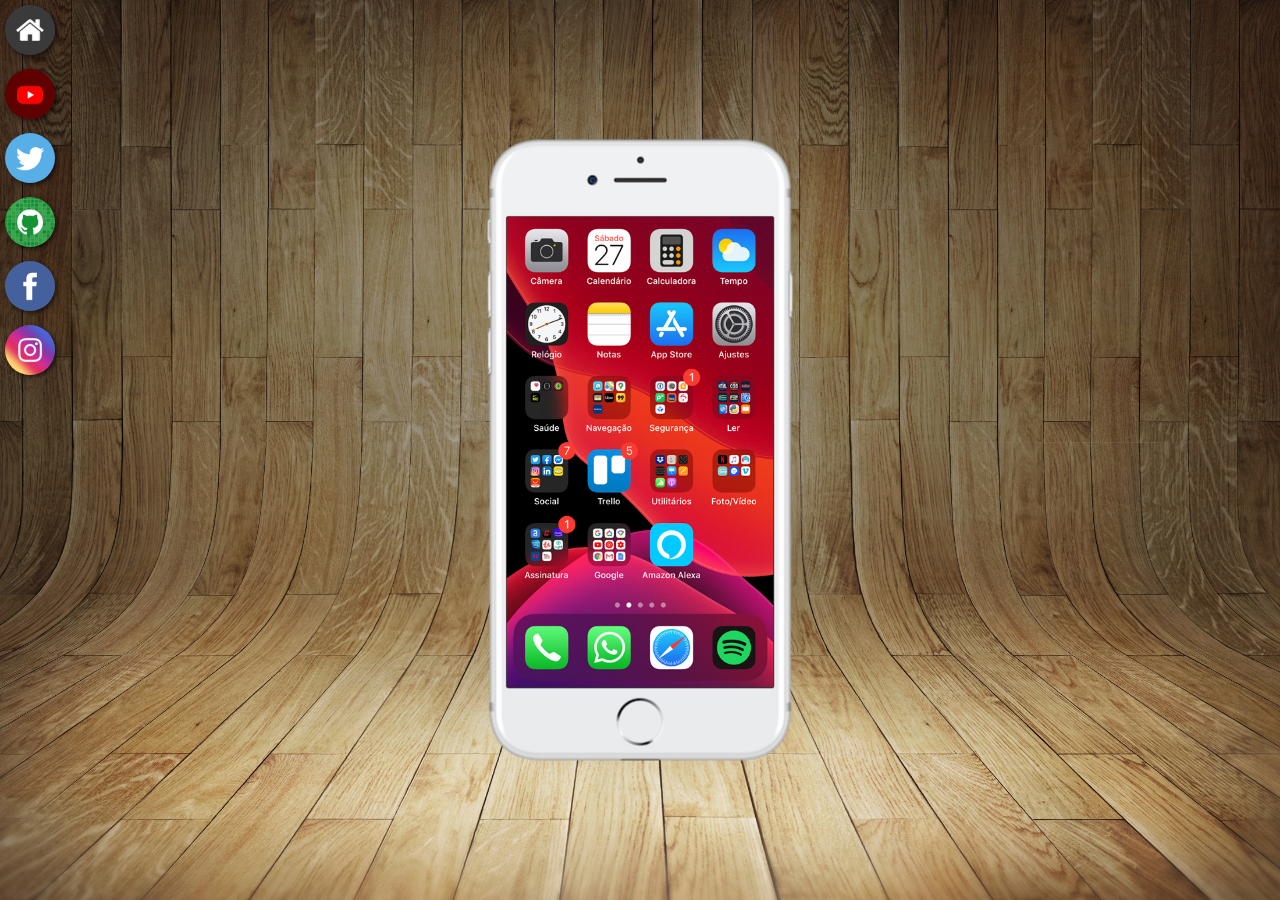
<file: index.html>
<!DOCTYPE html>
<html lang="pt-br">
<head>
    <meta charset="UTF-8">
    <meta http-equiv="X-UA-Compatible" content="IE=edge">
    <meta name="viewport" content="width=device-width, initial-scale=1.0">
    <link rel="stylesheet" href="style/style.css">
    <title>Redes Sociais</title>
</head>
<body>
    <main>
        <section id="telefone">
            <iframe id="tela" name="tela" src="home.html" frameborder="0"></iframe>
        </section>
        <section id="redes-sociais">
            <a href="home.html" target="tela"><img src="imagens/logo-home.jpg" alt="Home"></a> <br>
            <a href="youtube.html" target="tela"><img src="imagens/logo-youtube.jpg" alt="YouTube"></a> <br>
            <a href="twitter.html" target="tela"><img src="imagens/logo-twitter.jpg" alt="Twitter"></a> <br>
            <a href="github.html" target="tela"><img src="imagens/logo-github.jpg" alt="Github"></a> <br>
            <a href="#" target="tela"><img src="imagens/logo-facebook.jpg" alt="Facebook"></a> <br>
            <a href="instagram.html" target="tela"><img src="imagens/logo-instagram.jpg" alt="Instagram"></a>
        </section>
    </main>
</body>
</html>
</file>
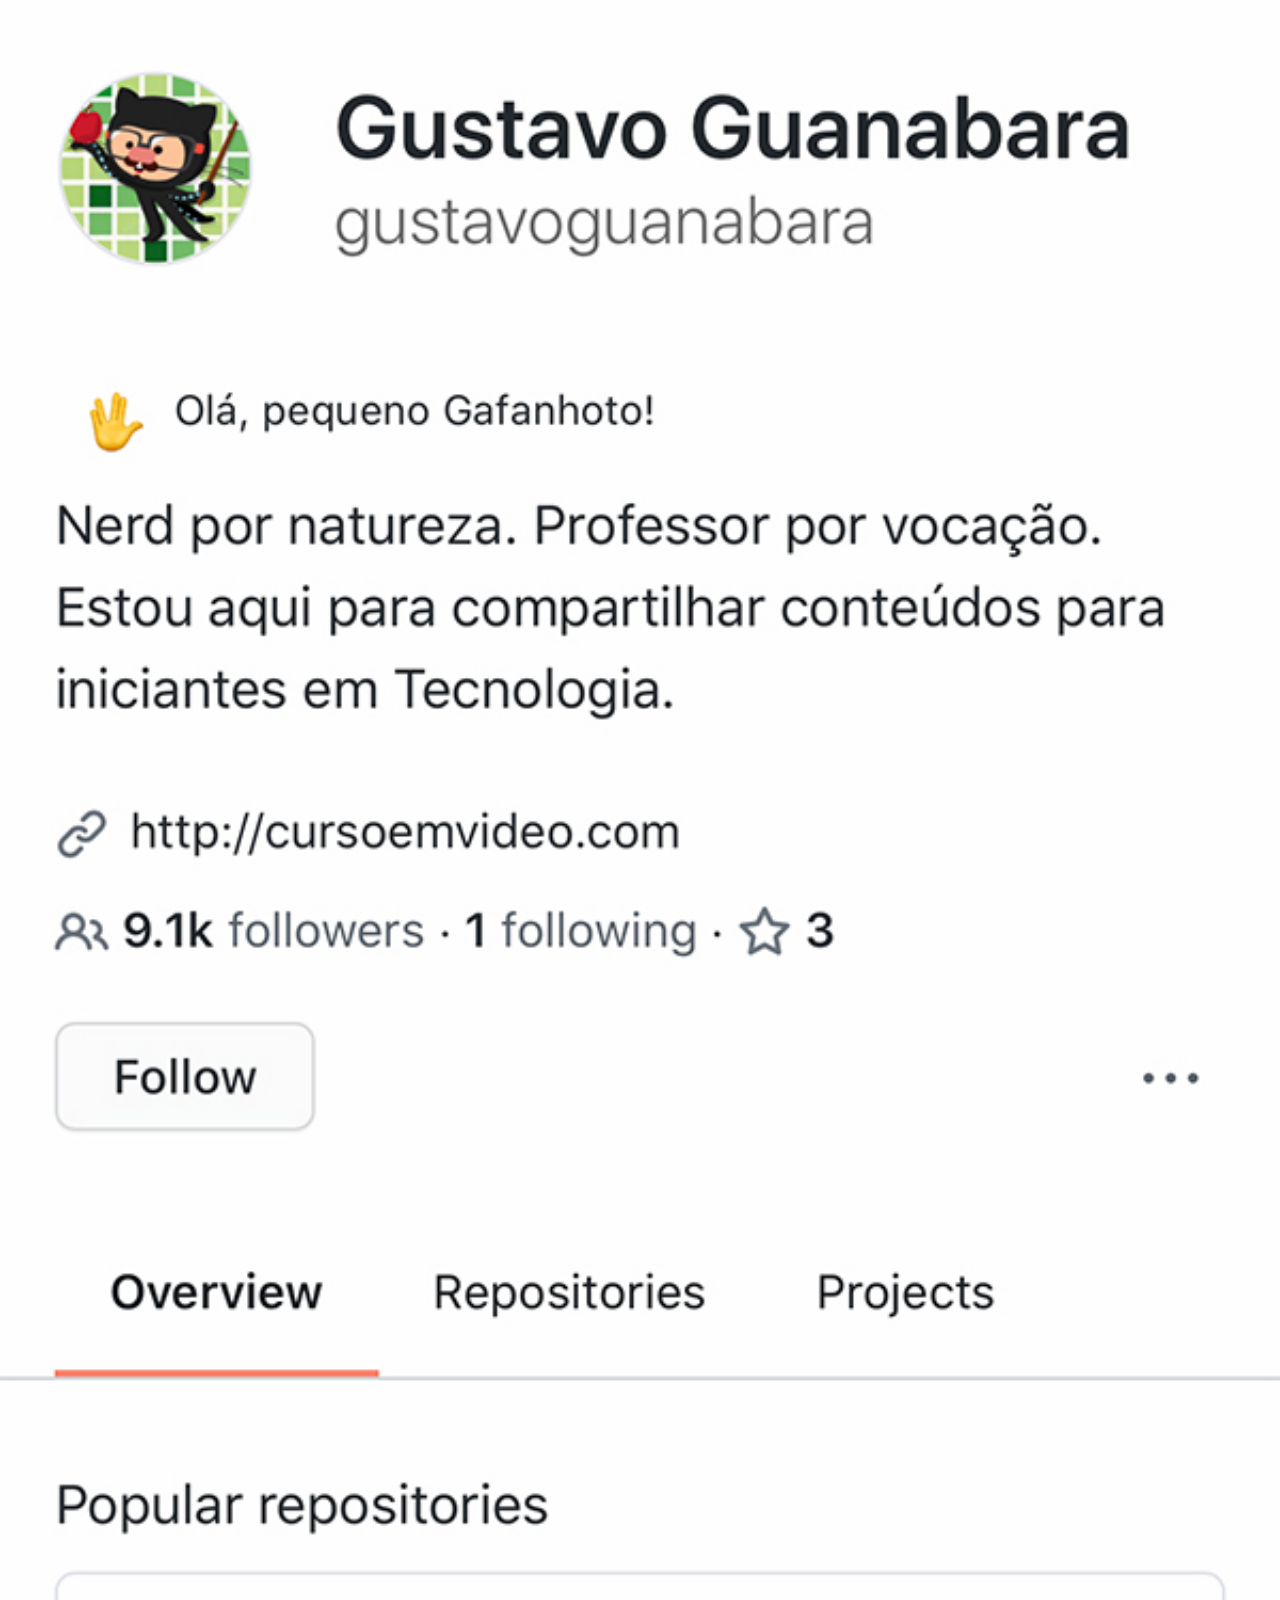
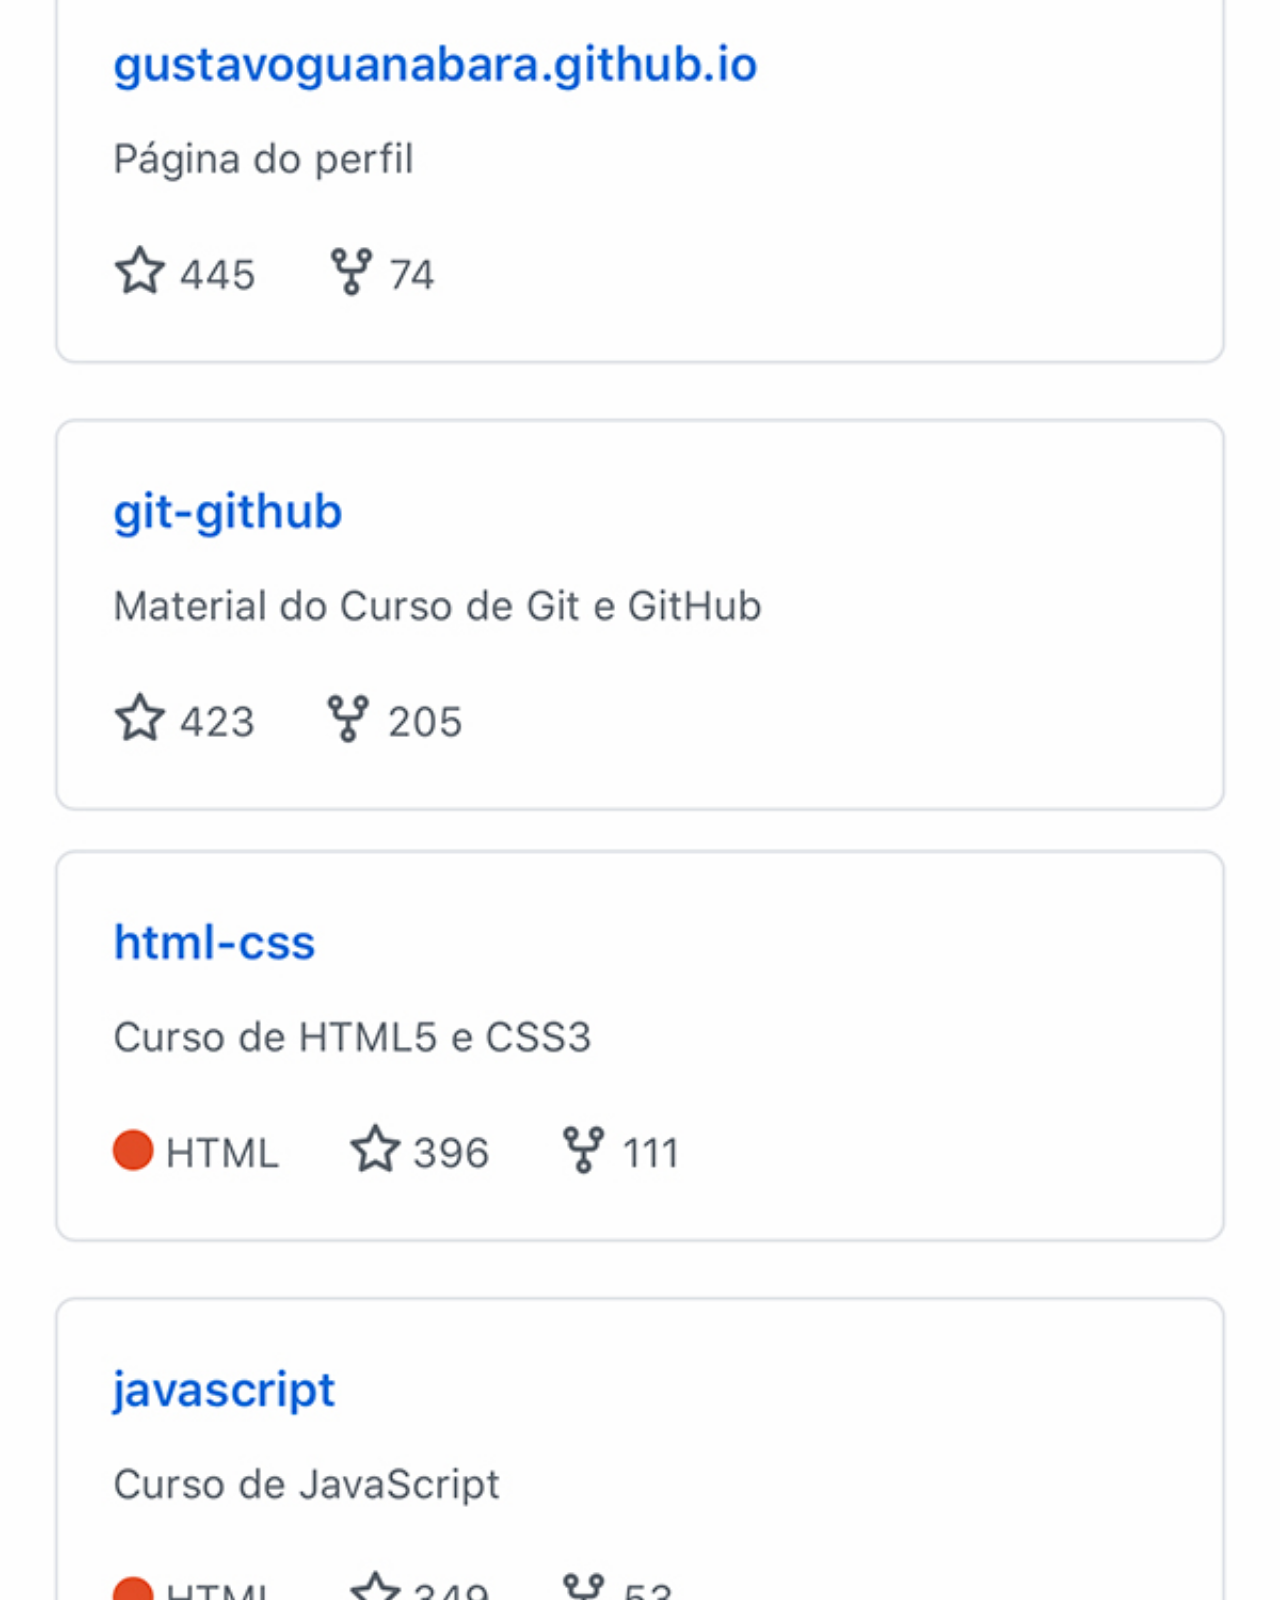
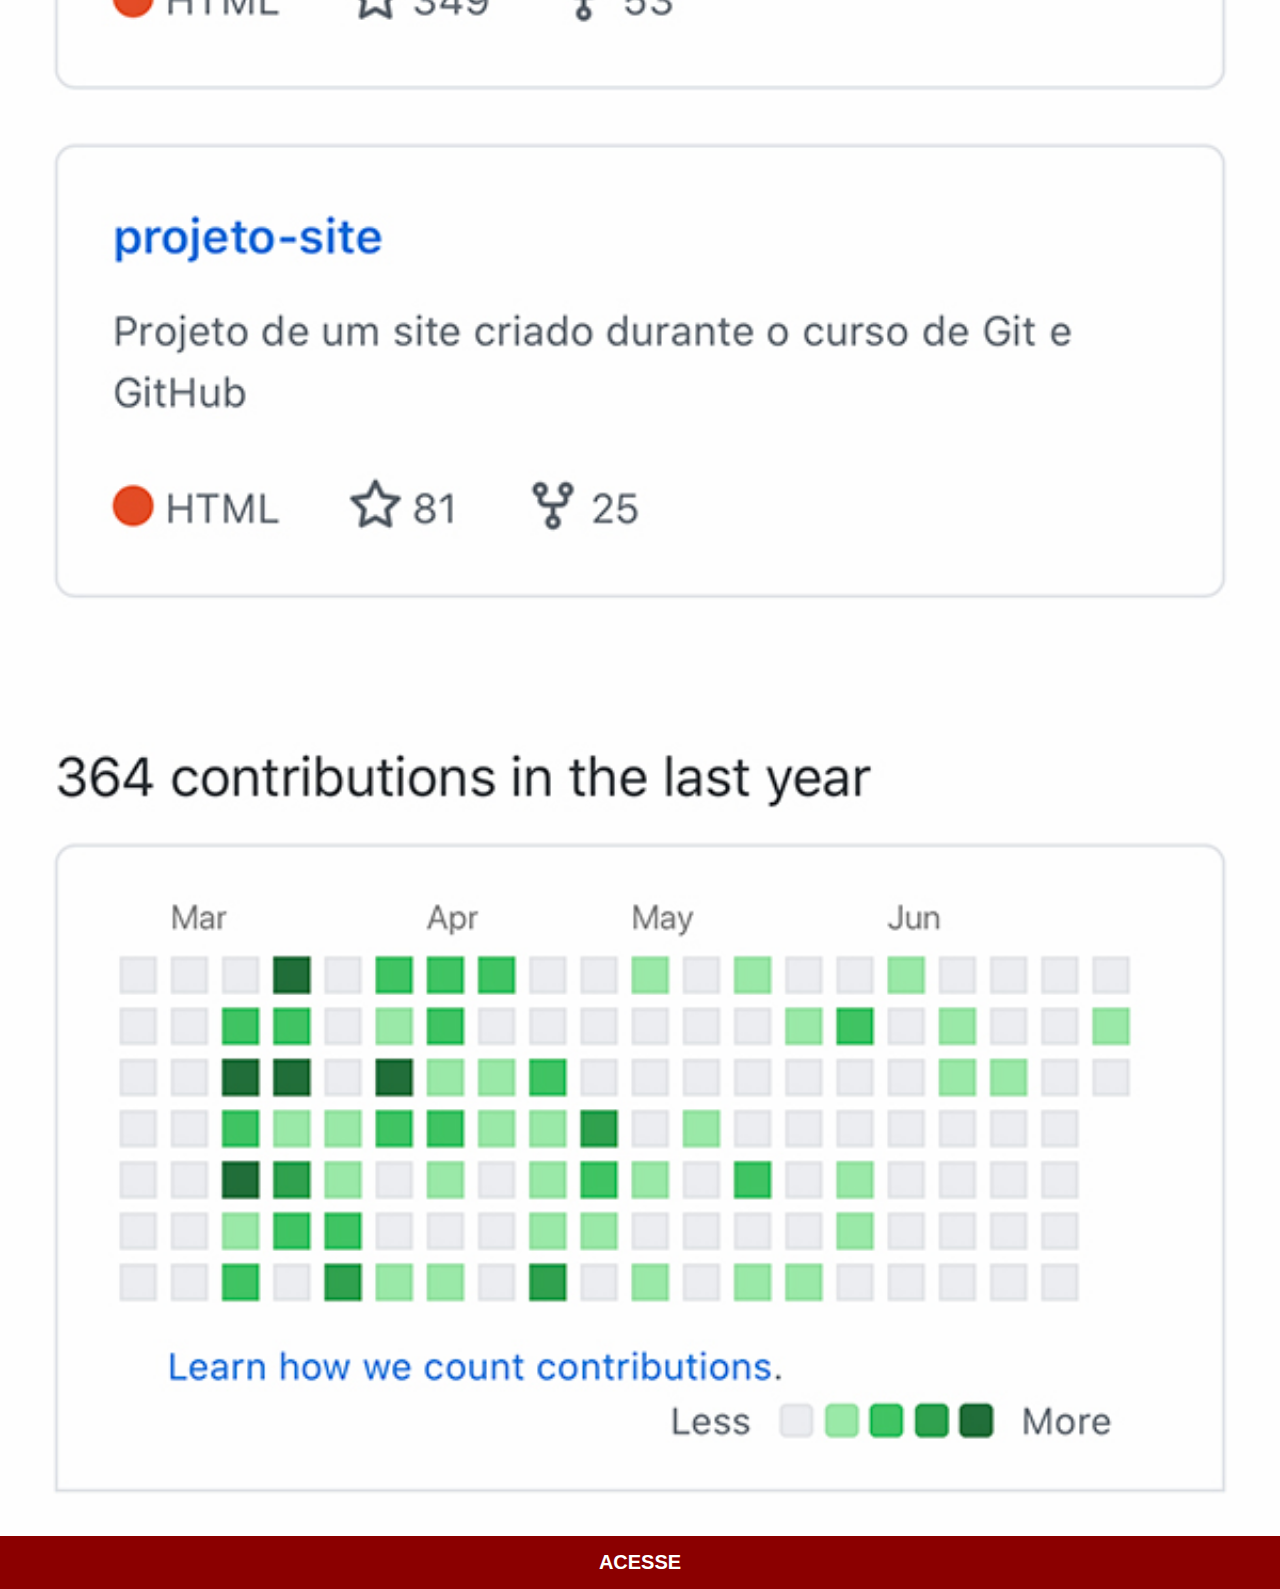
<file: github.html>
<!DOCTYPE html>
<html lang="pt-br">
<head>
    <meta charset="UTF-8">
    <meta http-equiv="X-UA-Compatible" content="IE=edge">
    <meta name="viewport" content="width=device-width, initial-scale=1.0">
    <title>Github</title>
    <link rel="stylesheet" href="style/social.css">
</head>
<body>
    <img src="imagens/tela-github.jpg" alt="github"><a href="https://github.com/rennans" target="_blank">ACESSE</a>
</body>
</html>
</file>
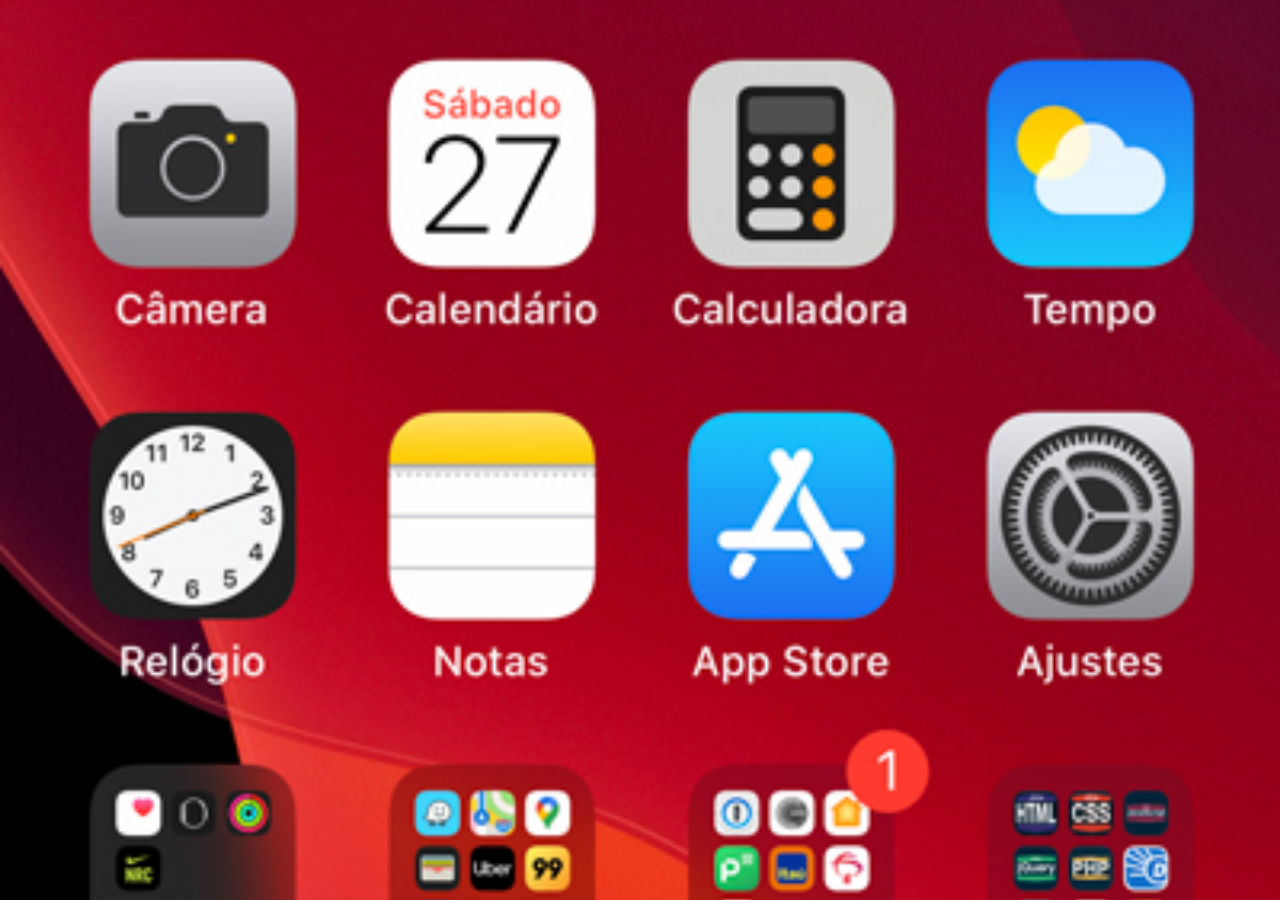
<file: home.html>
<!DOCTYPE html>
<html lang="pt-br">
<head>
    <meta charset="UTF-8">
    <meta http-equiv="X-UA-Compatible" content="IE=edge">
    <meta name="viewport" content="width=device-width, initial-scale=1.0">
    <title>Home</title>
    <style>
        *{
            margin: 0px;
            padding: 0px;
        }

        body{
            width: 100vw;
            height: 100vh;
            background: black url(imagens/tela-home.jpg) no-repeat top center;
            background-size: cover;
        }
    </style>
</head>
<body>
   
</body>
</html>
</file>
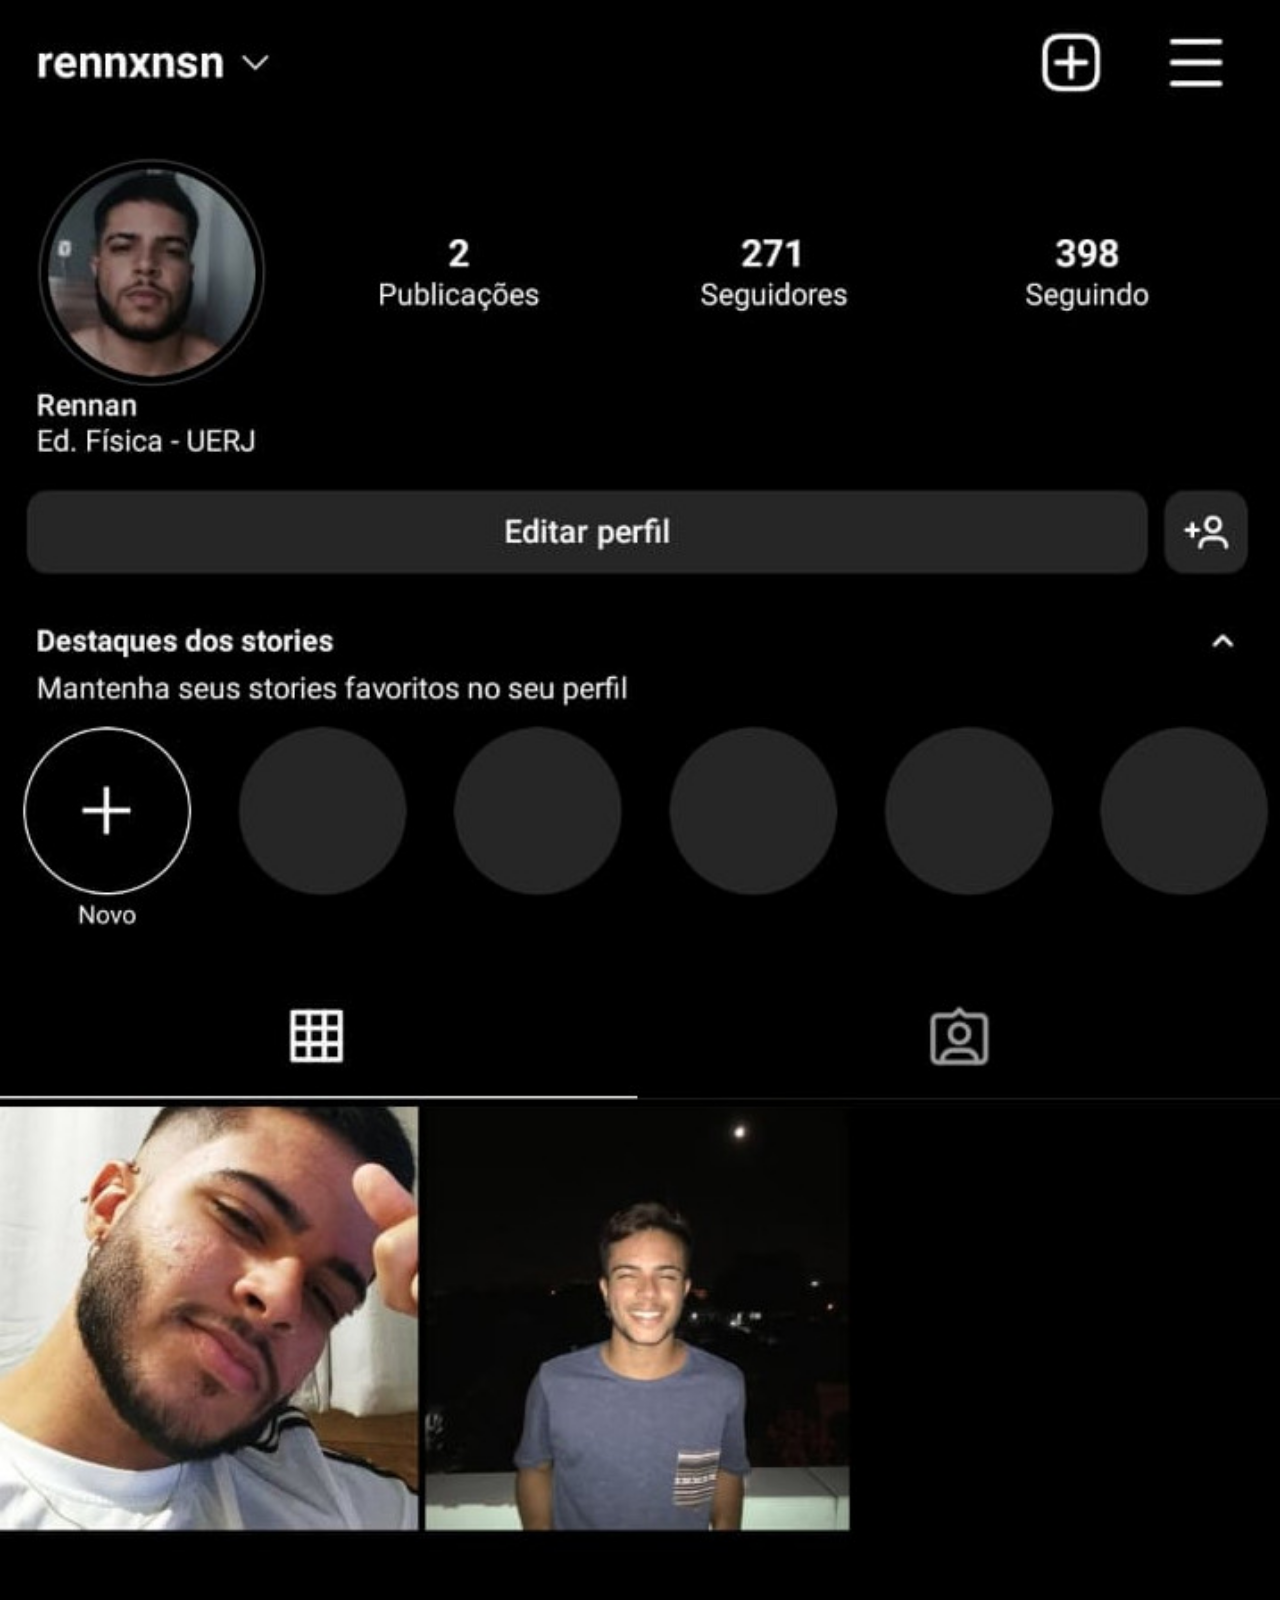
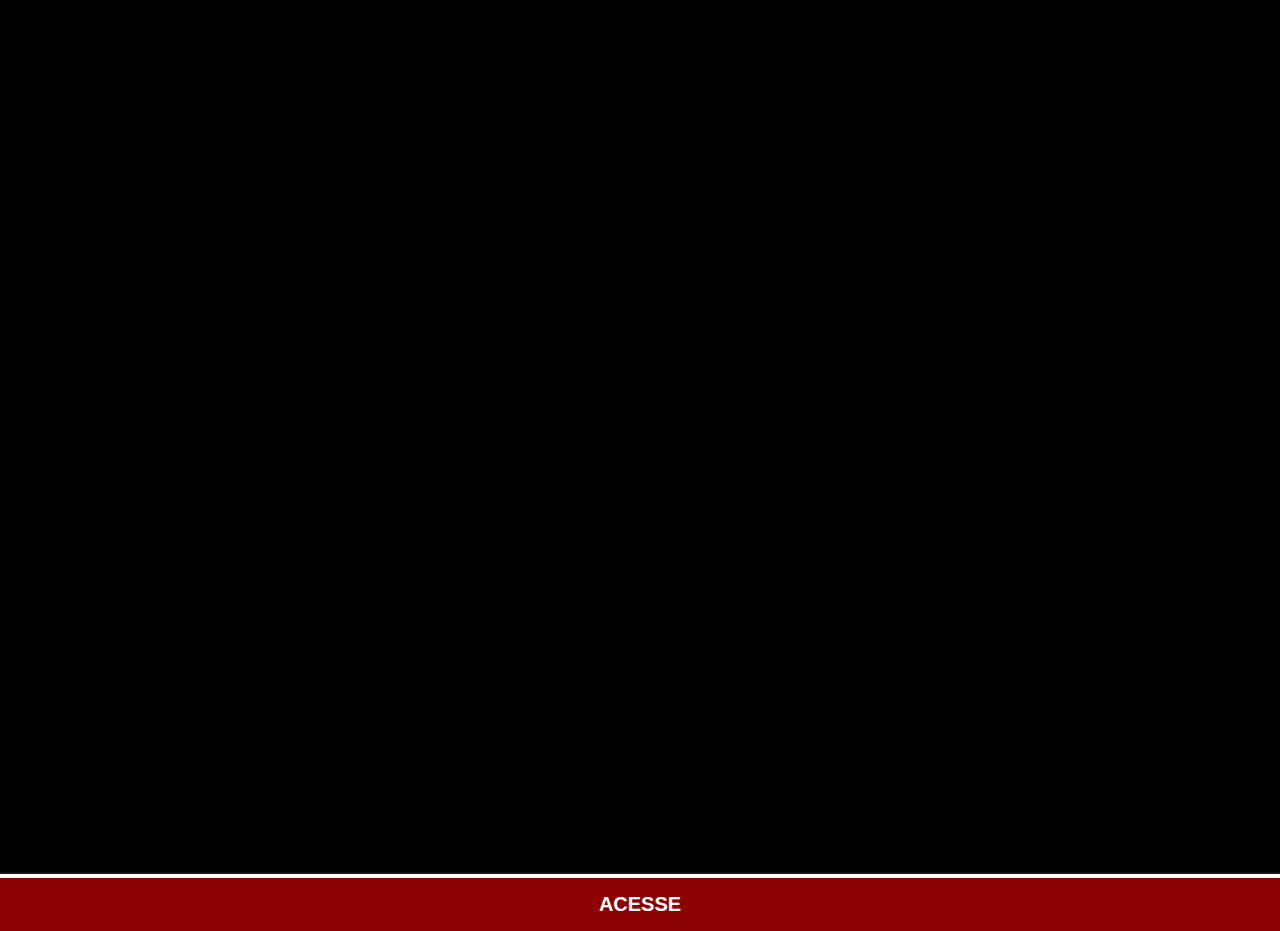
<file: instagram.html>
<!DOCTYPE html>
<html lang="pt-br">
<head>
    <meta charset="UTF-8">
    <meta http-equiv="X-UA-Compatible" content="IE=edge">
    <meta name="viewport" content="width=device-width, initial-scale=1.0">
    <link rel="stylesheet" href="style/social.css">
    <title>Instagram</title>
</head>
<body>
    <img src="imagens/tela-instagramm.jpeg" alt=""><a href="https://www.instagram.com/rennxnsn/" target="_blank">ACESSE</a>
</body>
</html>
</file>
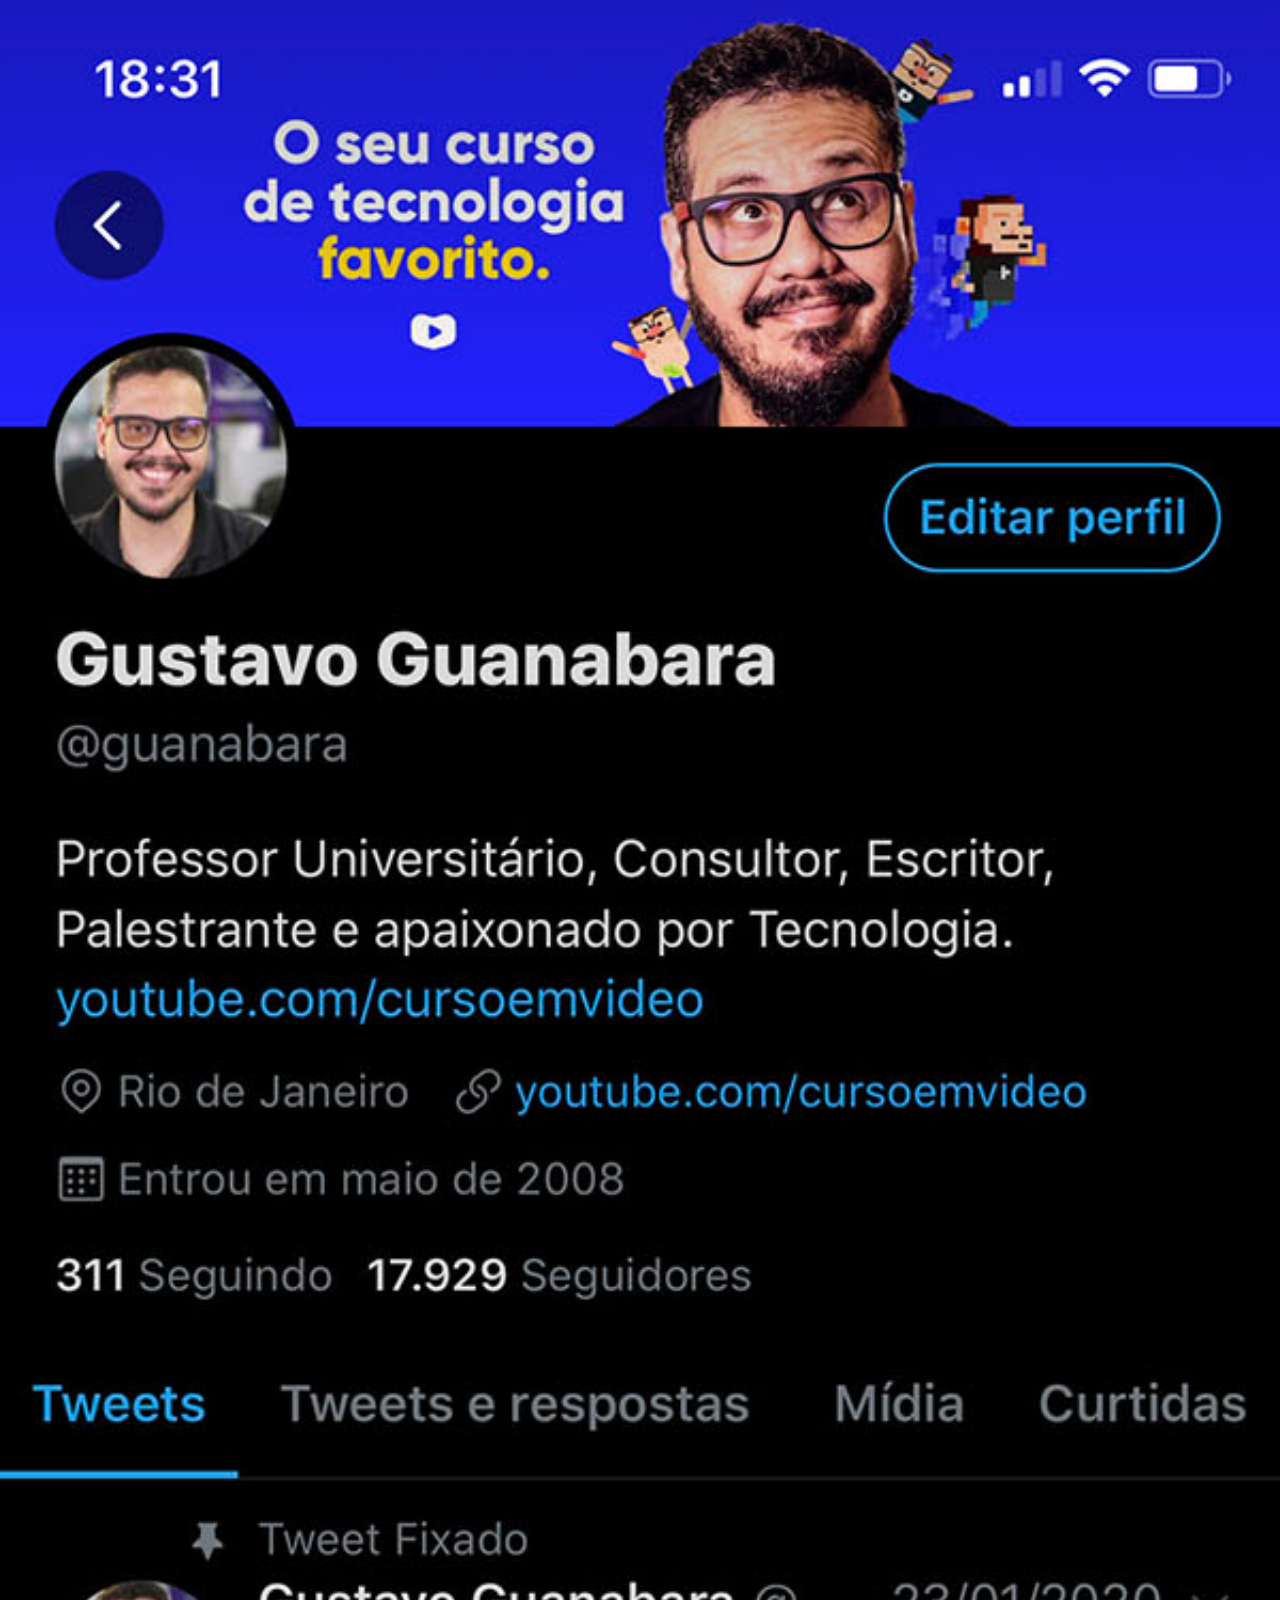
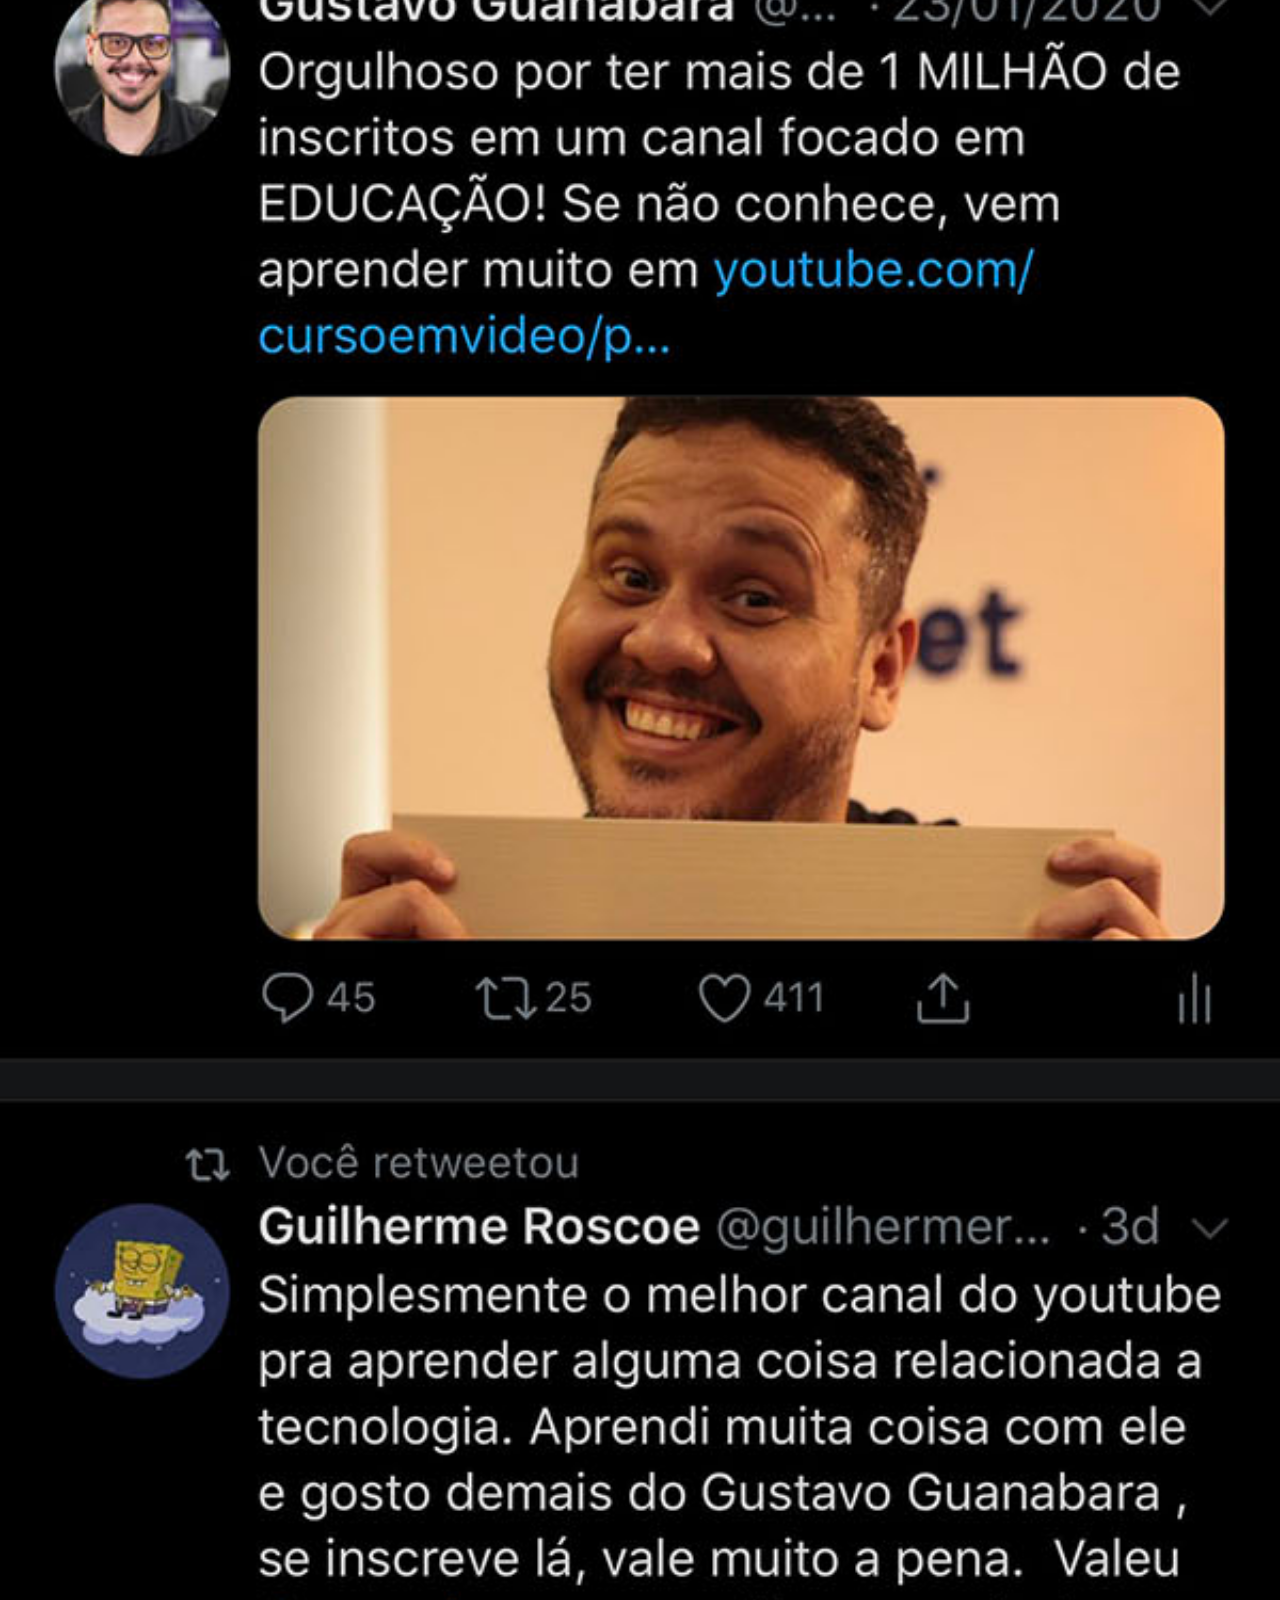
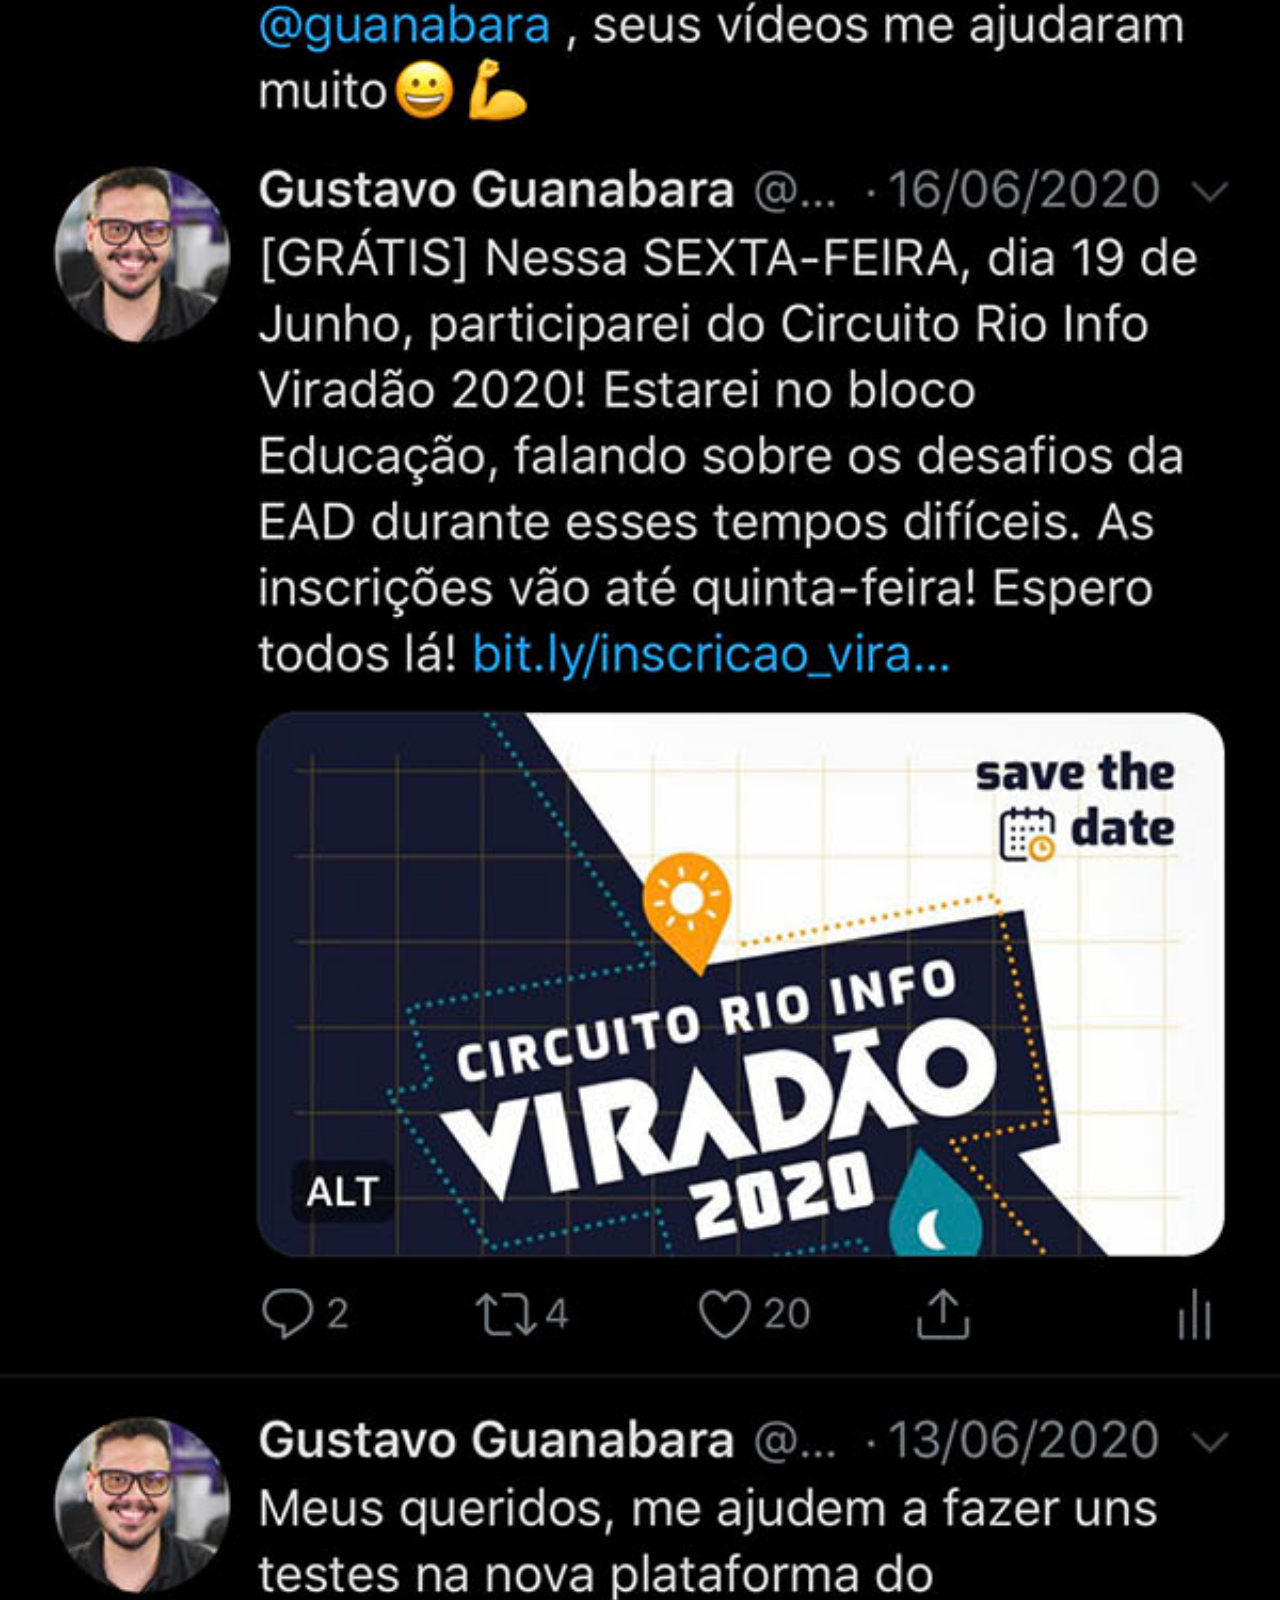
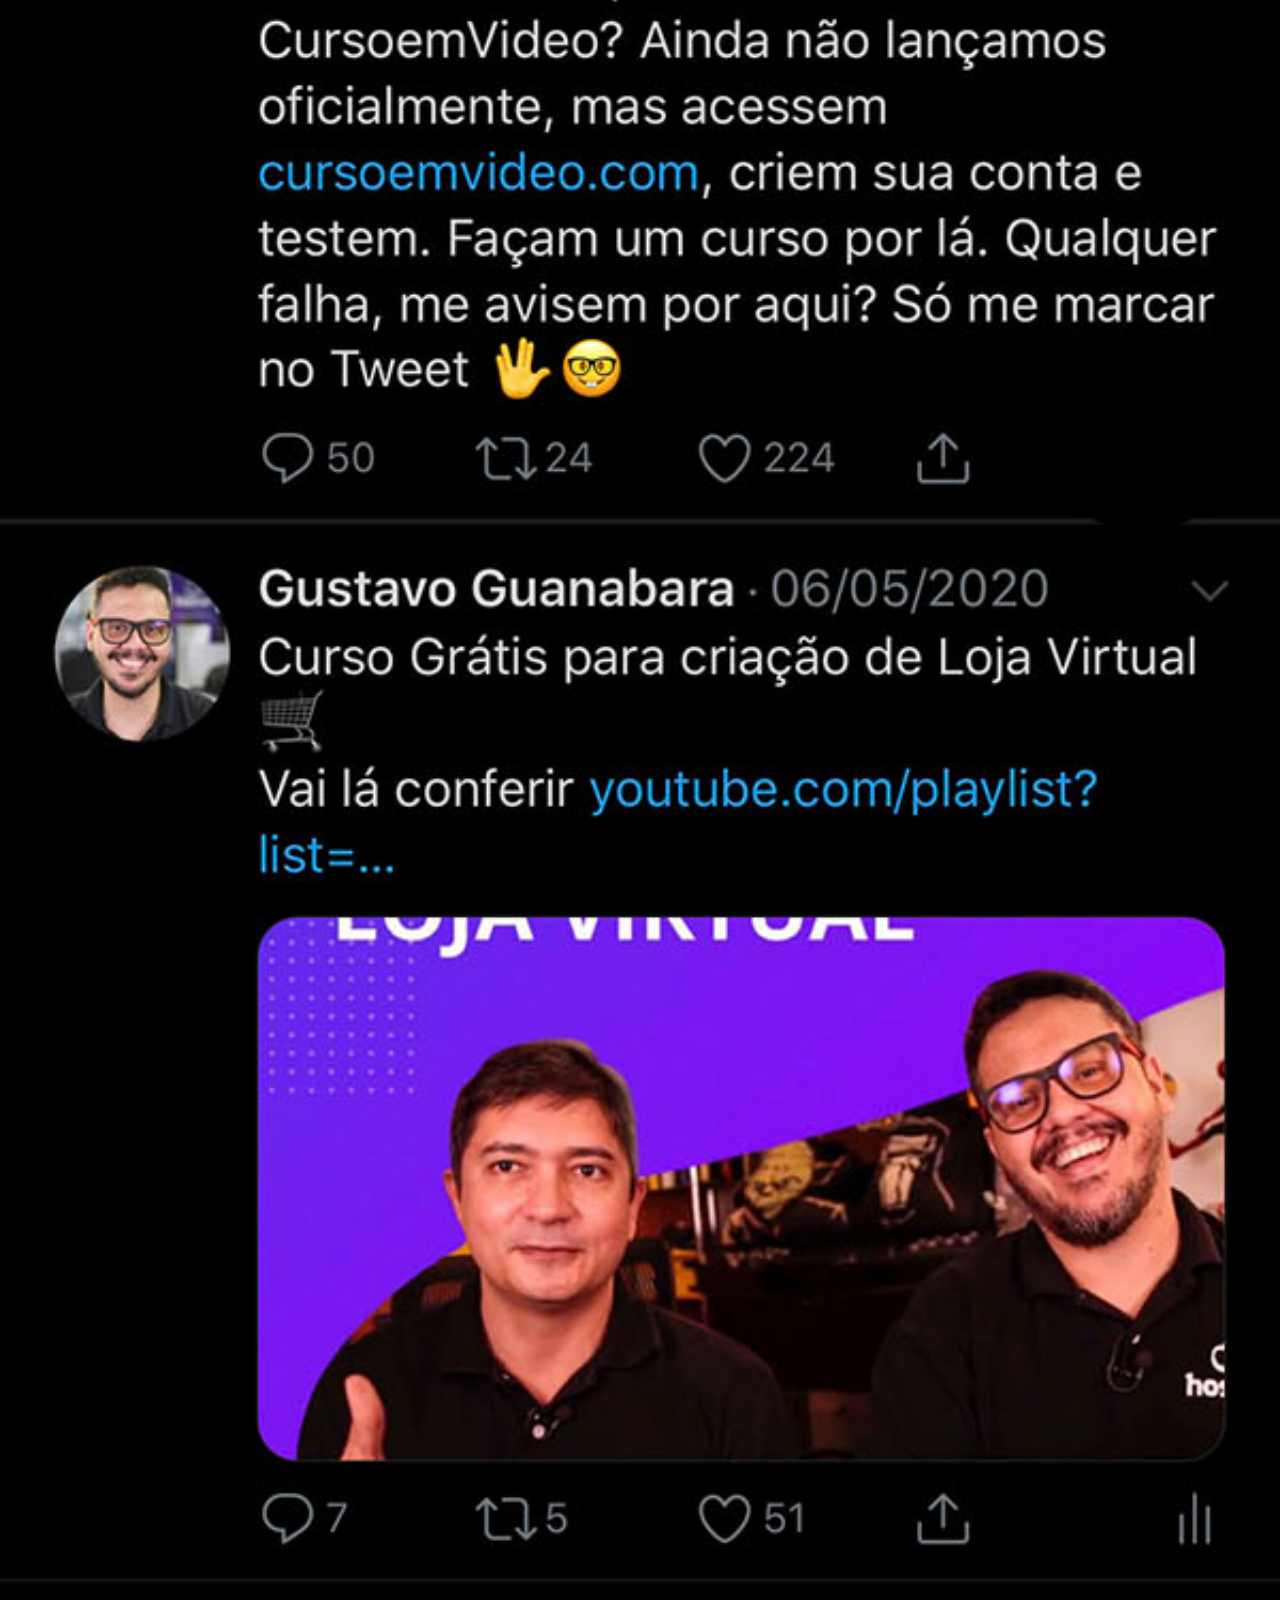
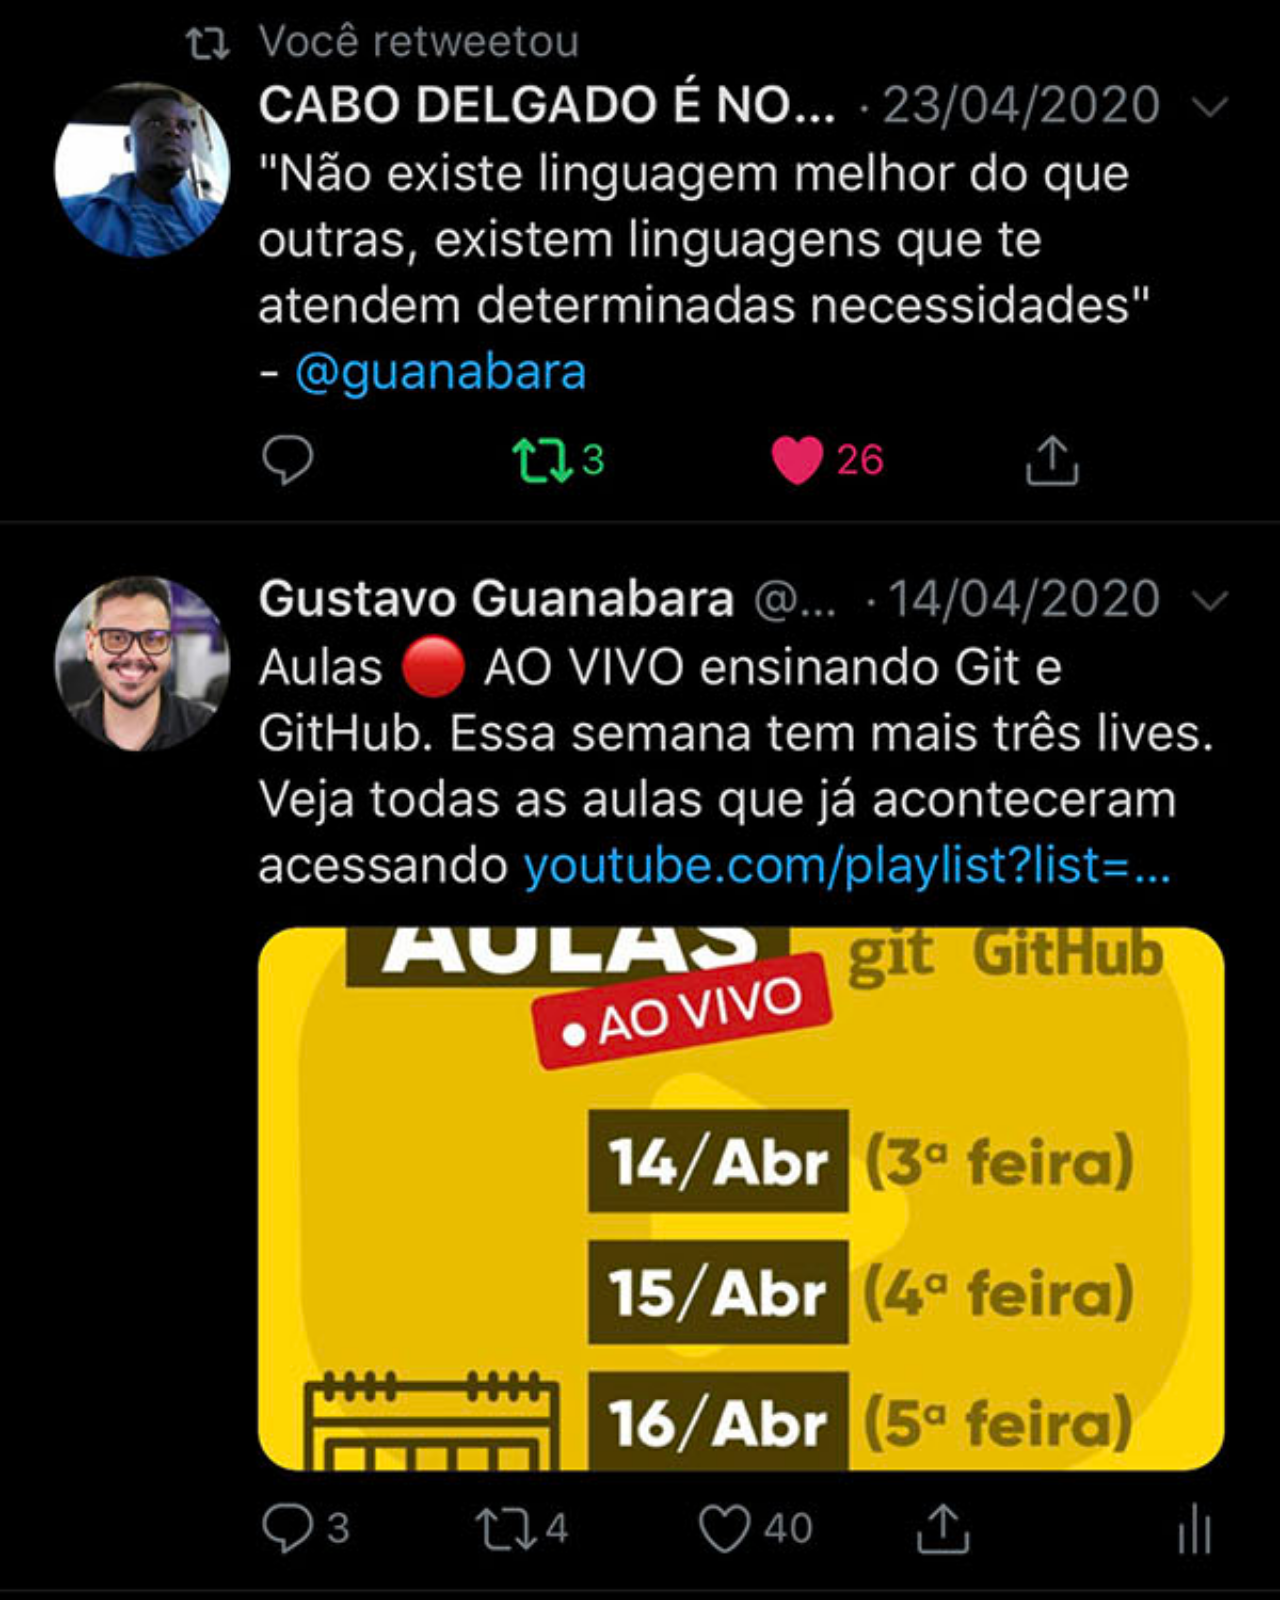
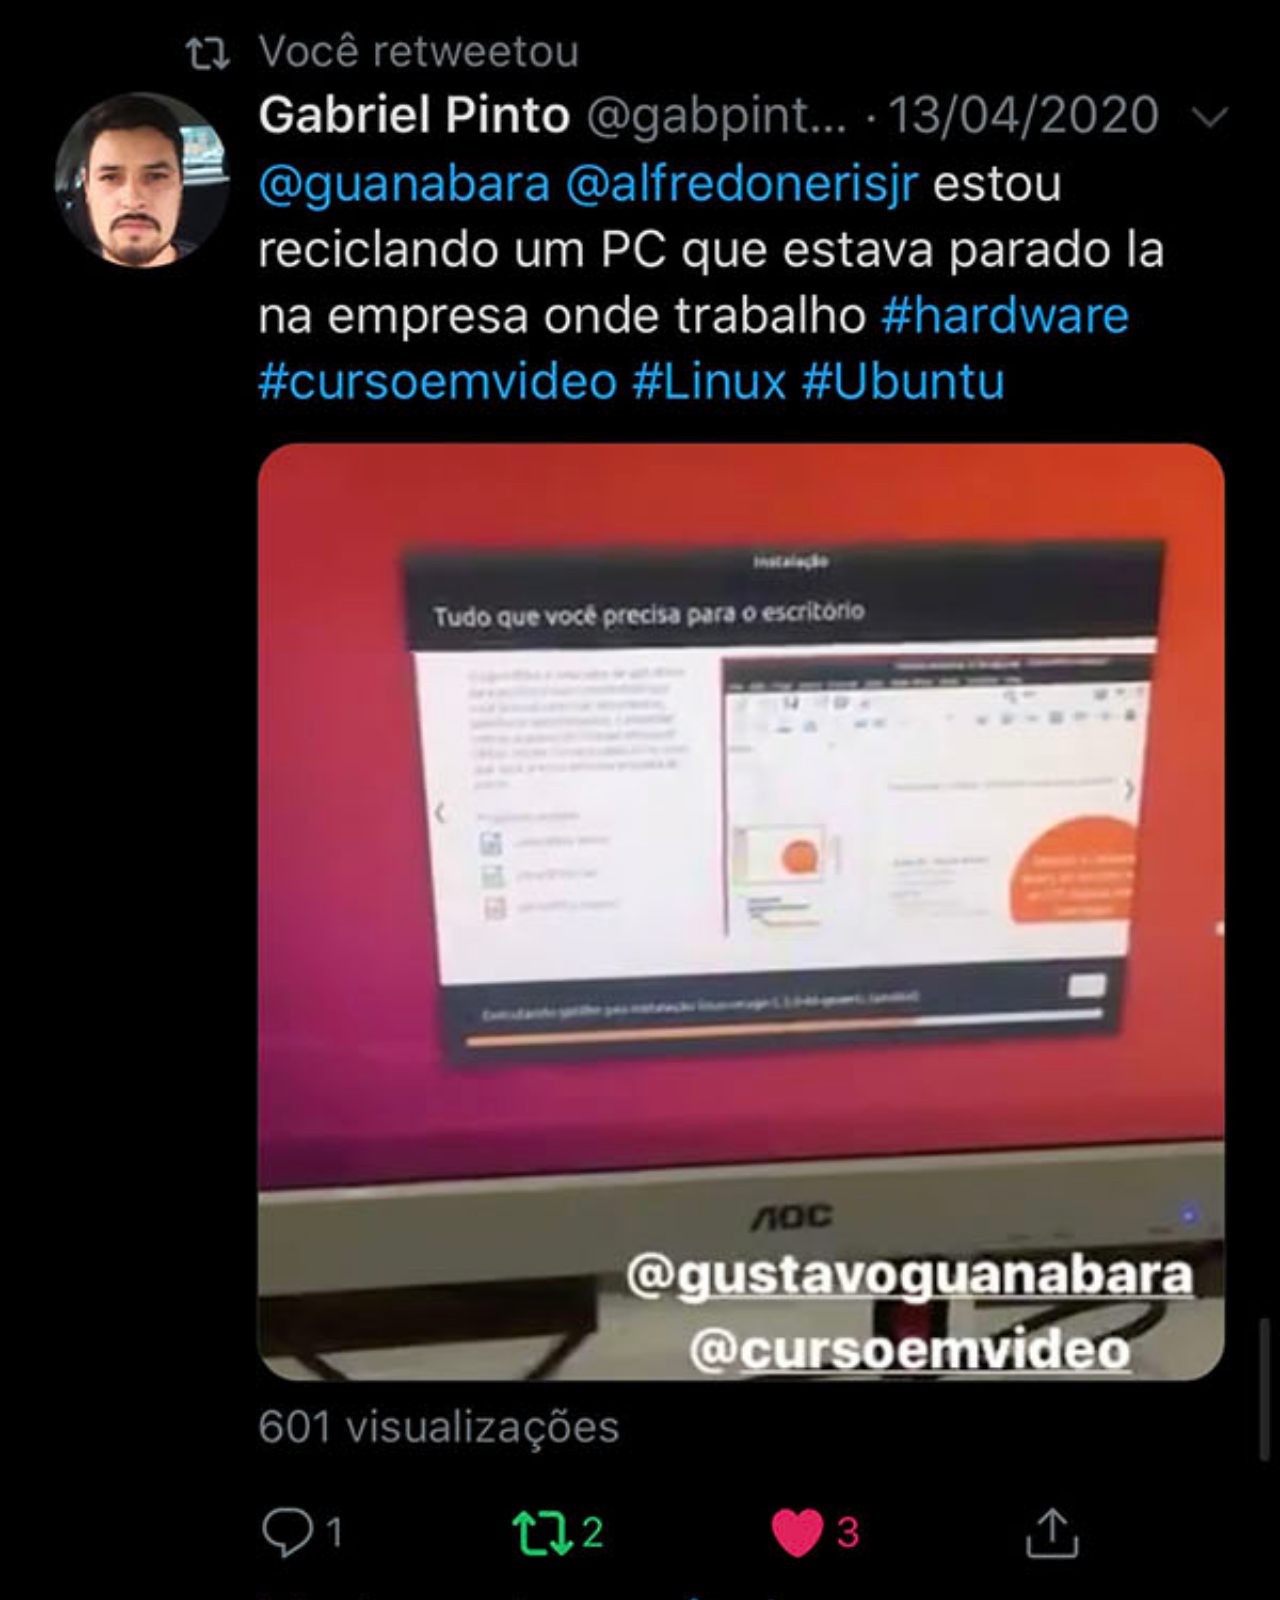
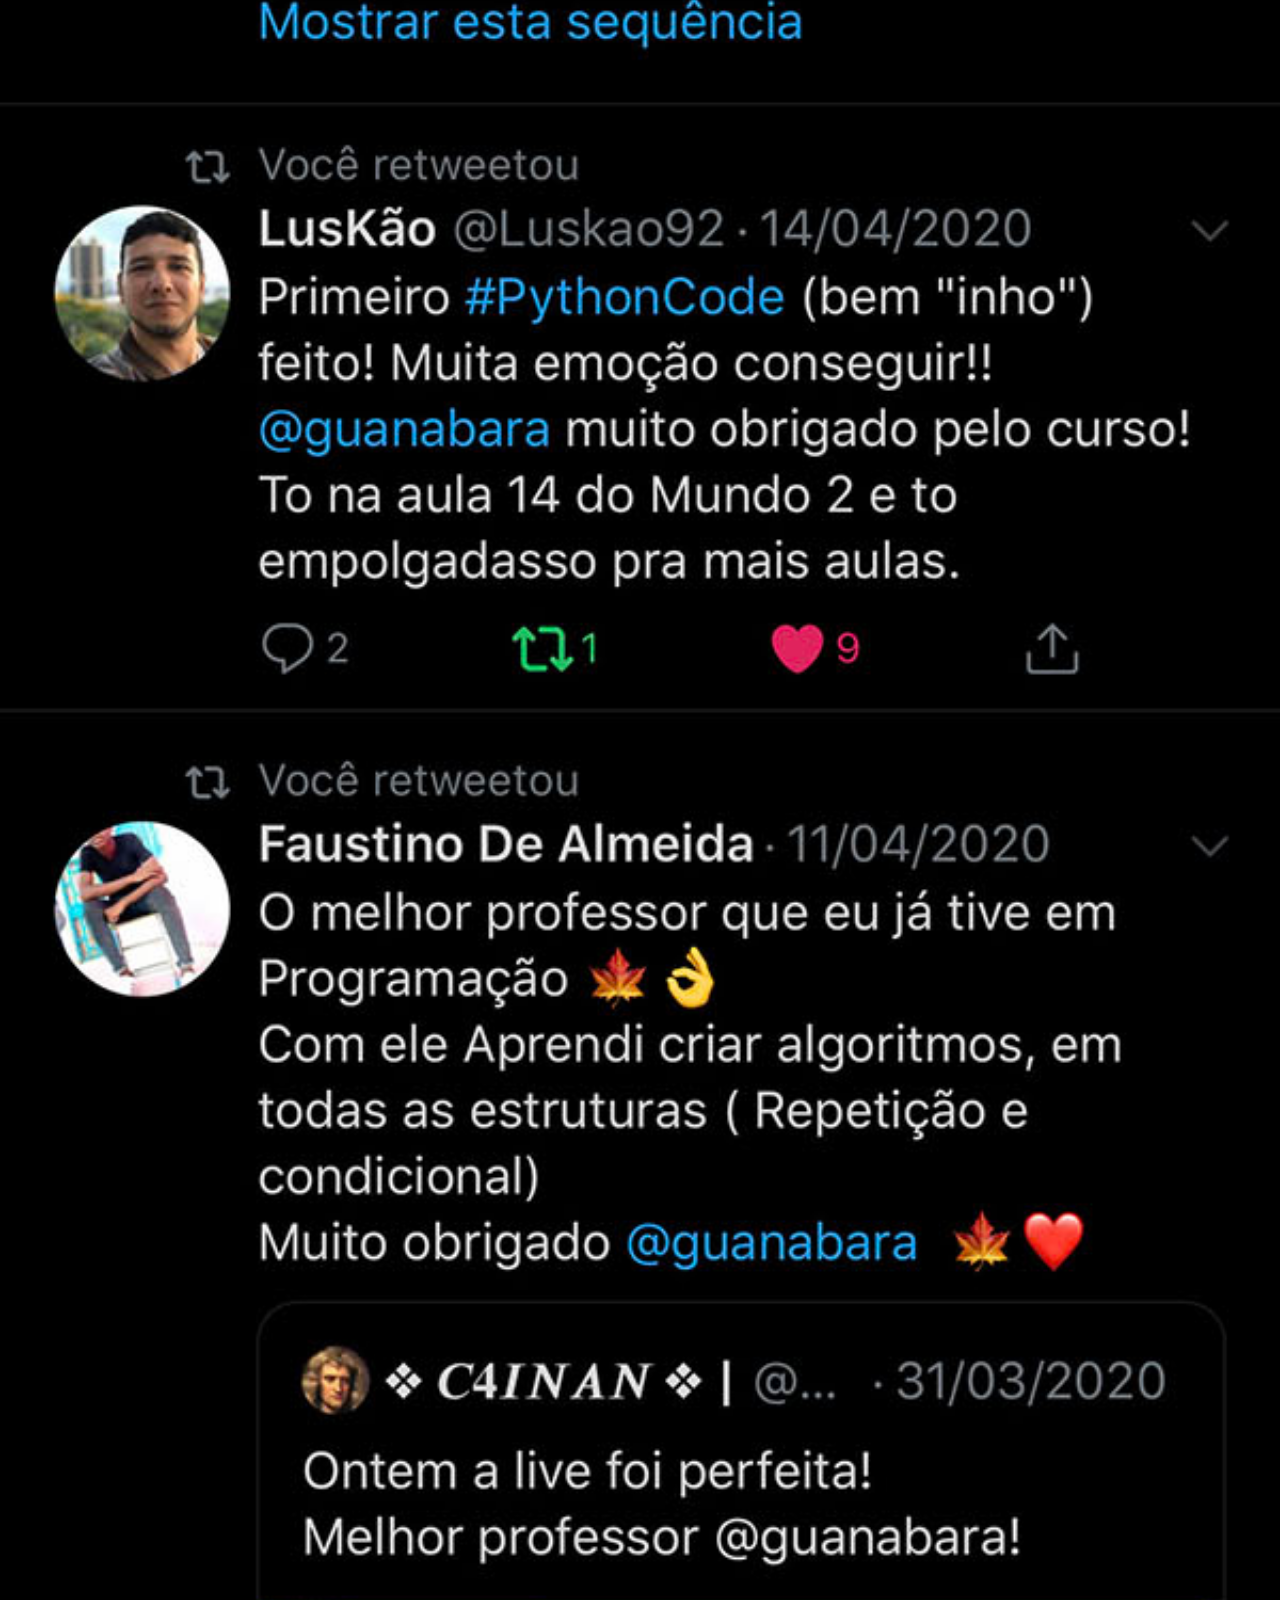
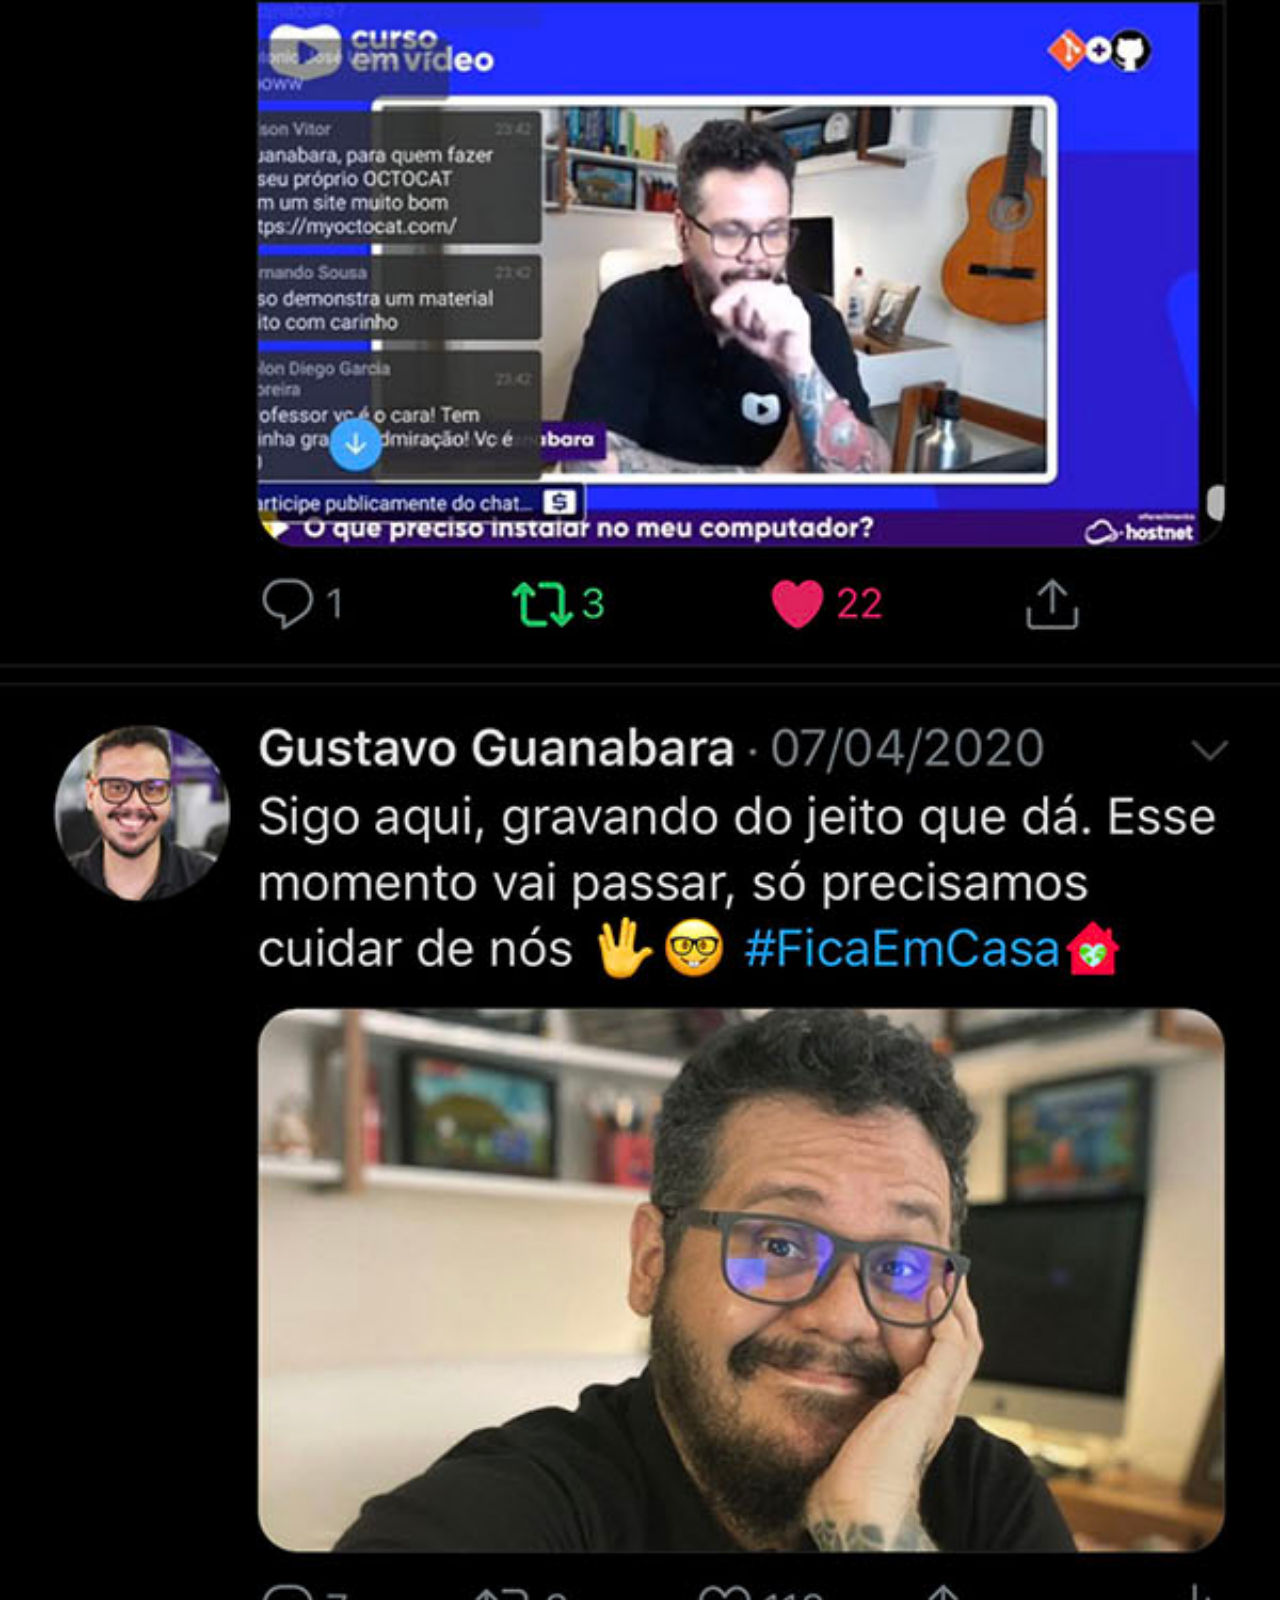
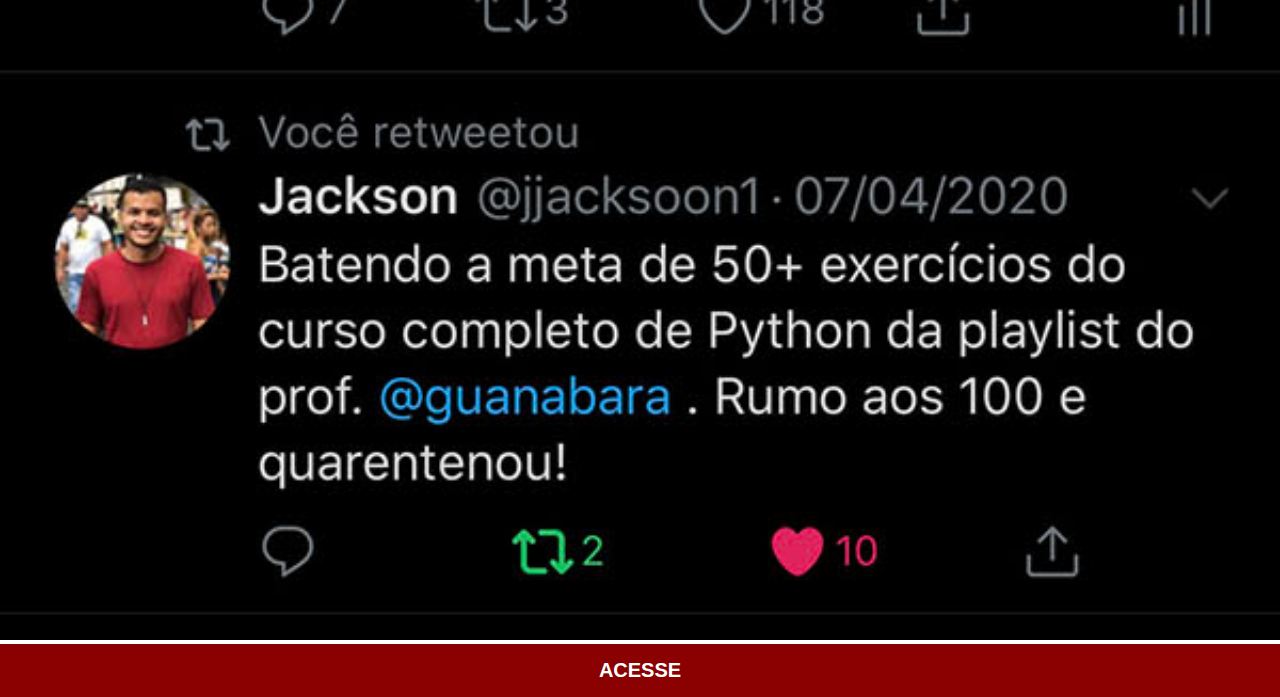
<file: twitter.html>
<!DOCTYPE html>
<html lang="pt-br">
<head>
    <meta charset="UTF-8">
    <meta http-equiv="X-UA-Compatible" content="IE=edge">
    <meta name="viewport" content="width=device-width, initial-scale=1.0">
    <title>Twitter</title>
    <link rel="stylesheet" href="style/social.css">
</head>
<body>
    <img src="imagens/tela-twitter.jpg" alt="Twitter"><a href="https://twitter.com/rennxnr" target="_blank">ACESSE</a>
</body>
</html>
</file>
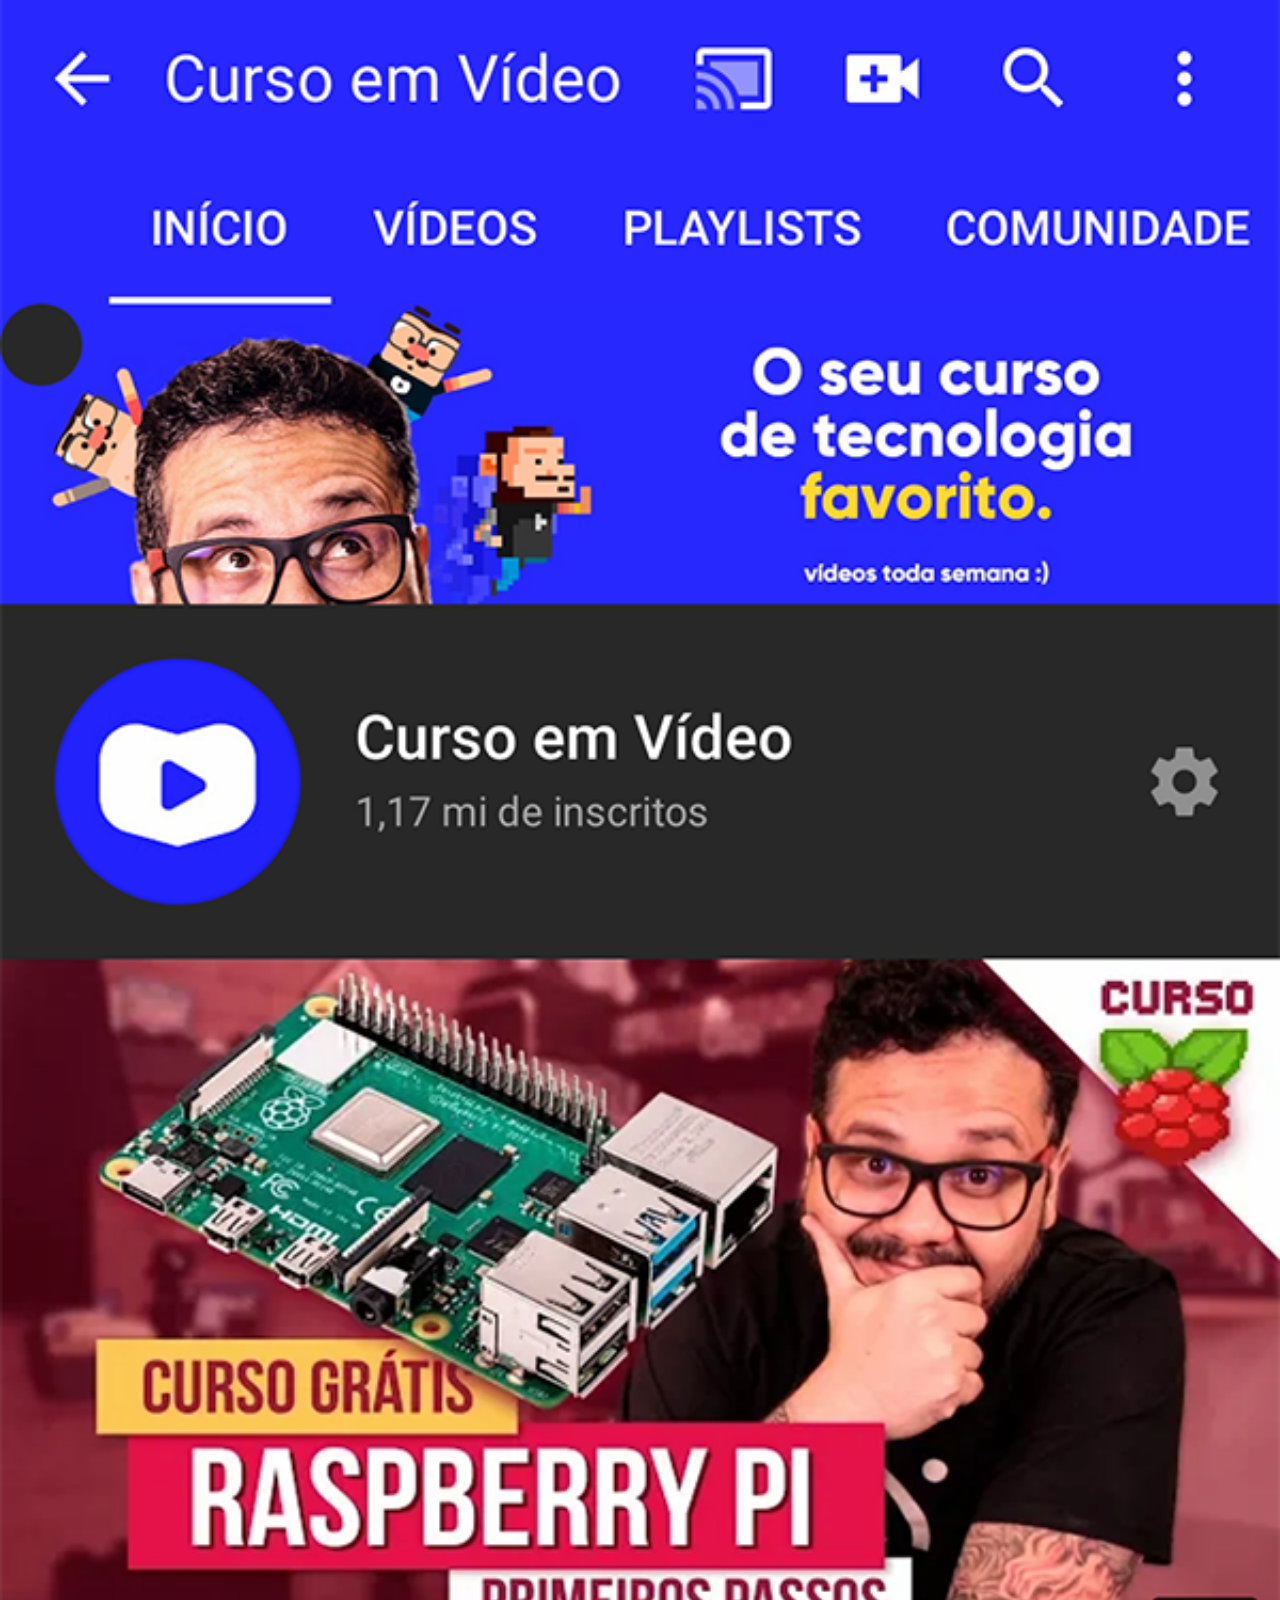
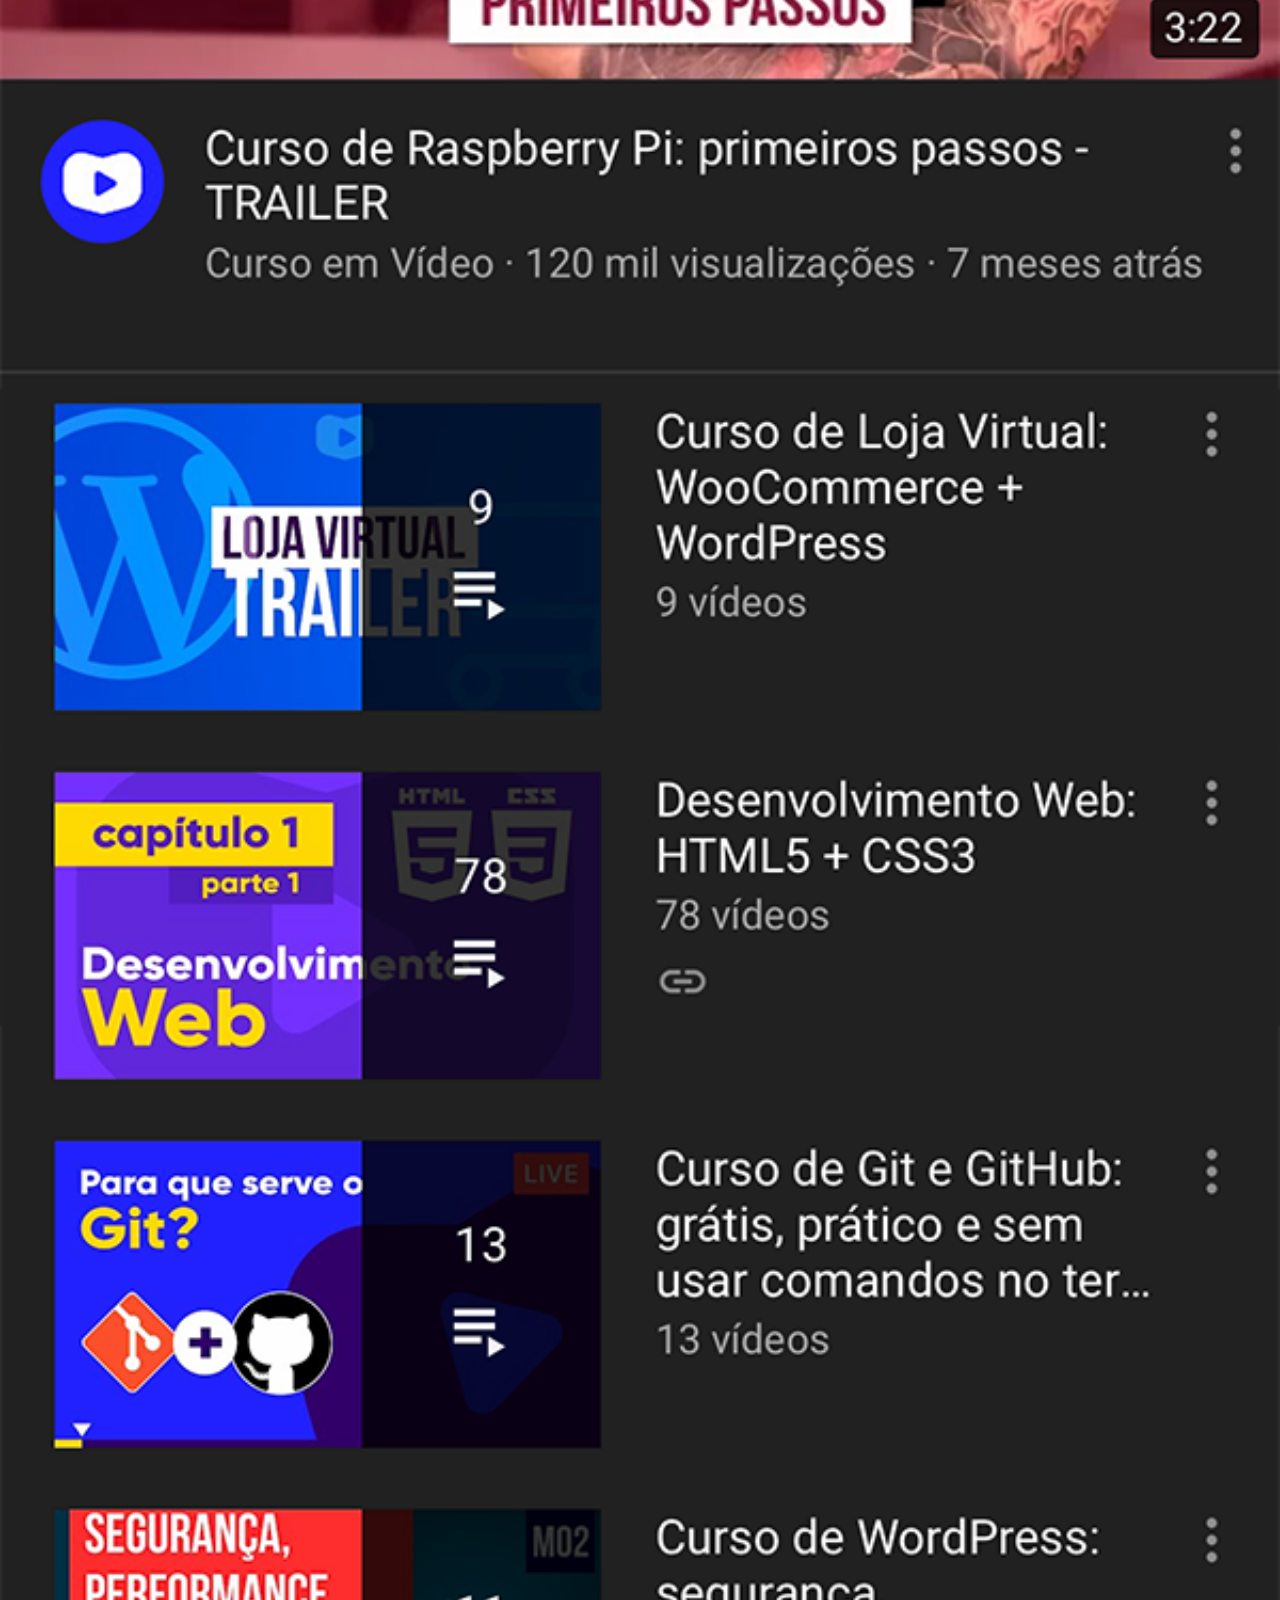
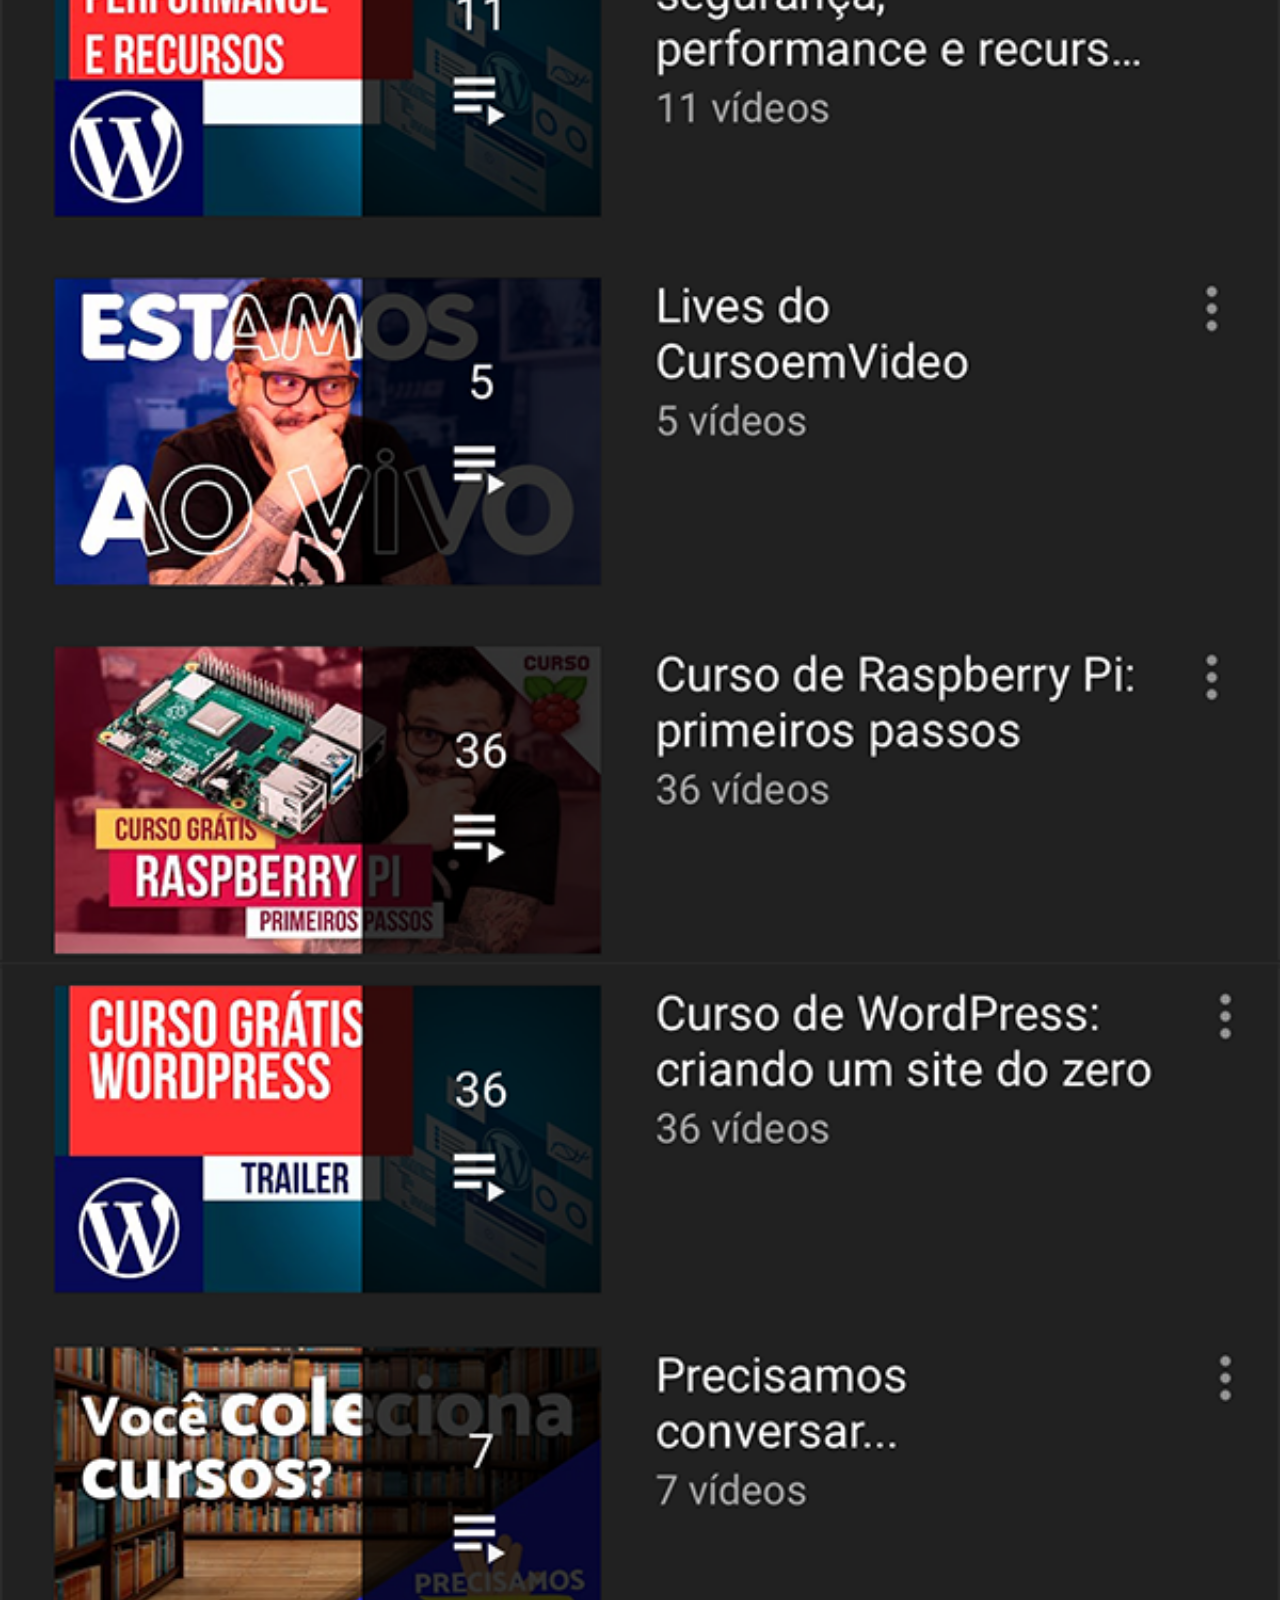
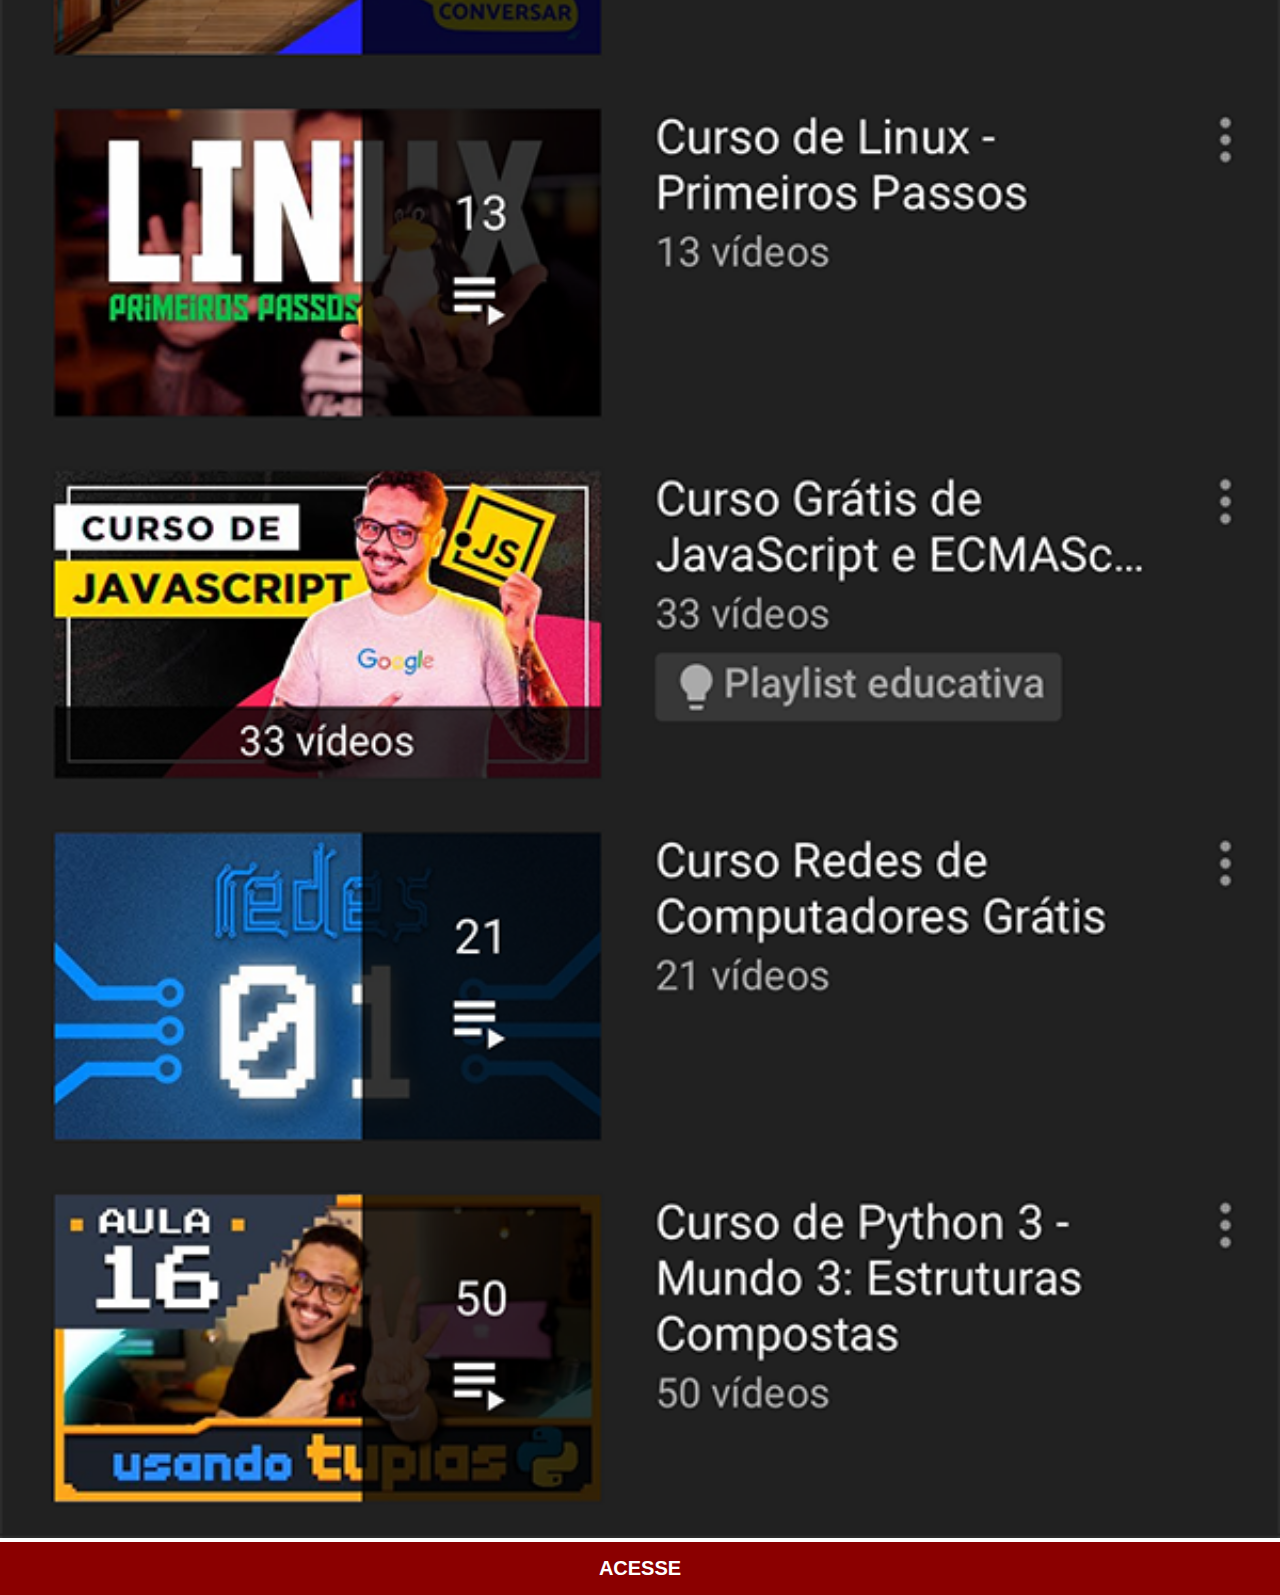
<file: youtube.html>
<!DOCTYPE html>
<html lang="pt-r">
<head>
    <meta charset="UTF-8">
    <meta http-equiv="X-UA-Compatible" content="IE=edge">
    <meta name="viewport" content="width=device-width, initial-scale=1.0">
    <title>YouTube</title>
    <link rel="stylesheet" href="style/social.css">
</head>
<body>
    <img src="imagens/tela-youtube.png" alt="Youtube"><a href="https://youtube.com" target="_blank">ACESSE</a>
</body>
</html>
</file>
<file: style/style.css>
@charset "UTF-8";

*{
    margin: 0px;
    padding: 0px;
    font-family: Arial, Helvetica, sans-serif;
}

html, body{
    height: 100vh;
    width: 100vw;
    background-color: black;
}

body{
    background: url('../imagens/fundo-madeira.jpg') no-repeat top center;
    background-size: cover;
    background-attachment: fixed;
    
}

main{
    position: relative;
    height: 100vh;
    
}

section#telefone{
    position: absolute;
    top: 50%;
    left: 50%;
    transform: translate(-50%, -50%);

    height: 627px;
    width: 311px;
    background: url('../imagens/frame-iphone.png');
    background-repeat: no-repeat;
}

iframe#tela{
    position: relative;
    top: 80px;
    left: 22px;
    width: 267px;
    height: 471px;
}

section#redes-sociais{
    text-align: left;
}

section#redes-sociais img{
    width: 50px;
    margin: 5px;
    border-radius: 50%;
    box-shadow: 2px 2px 5px rgba(0, 0, 0, 0.642);
    box-sizing: border-box;
}

section#redes-sociais img:hover{
    border: 2px solid rgba(255, 255, 255, 0.612);
    transform: translate(-3px, -3px);
    box-shadow: 4px 4px 10px rgba(0, 0, 0, 0.642);
    transition: transform 0.3s, border .1s;
}
</file>
<file: style/social.css>
@charset "UTF-8";

*{
    margin: 0px;
    padding: 0px;
    font-family: Arial, Helvetica, sans-serif;
}

::-webkit-scrollbar{
    width: 0px;
    height: 0px;
}

img{
    width: 100vw;
}
a{
    display: block;
    background-color: darkred;
    padding: 15px;
    text-align: center;
    font-weight: bolder;
    text-decoration: none;
    color: white;
    font-size: 20px;
}

a:hover{
    background-color: red;
}
</file>
